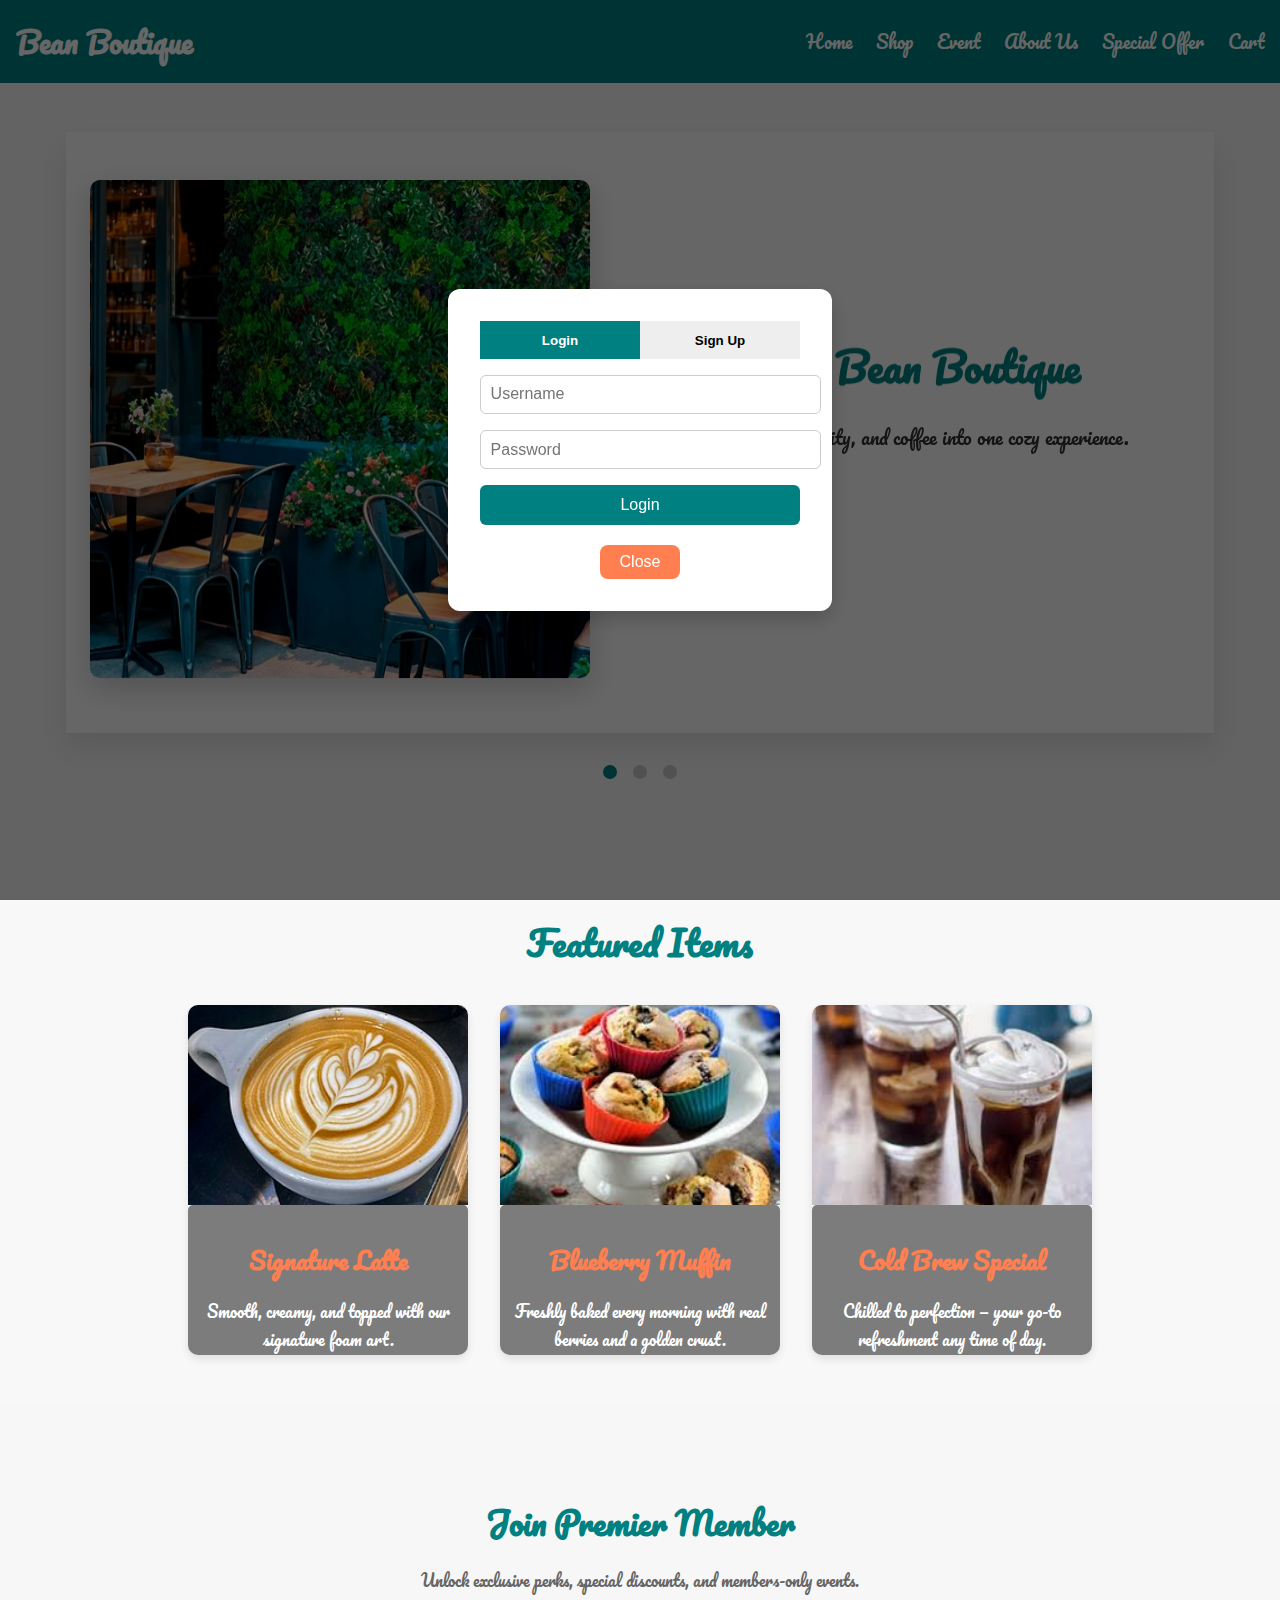
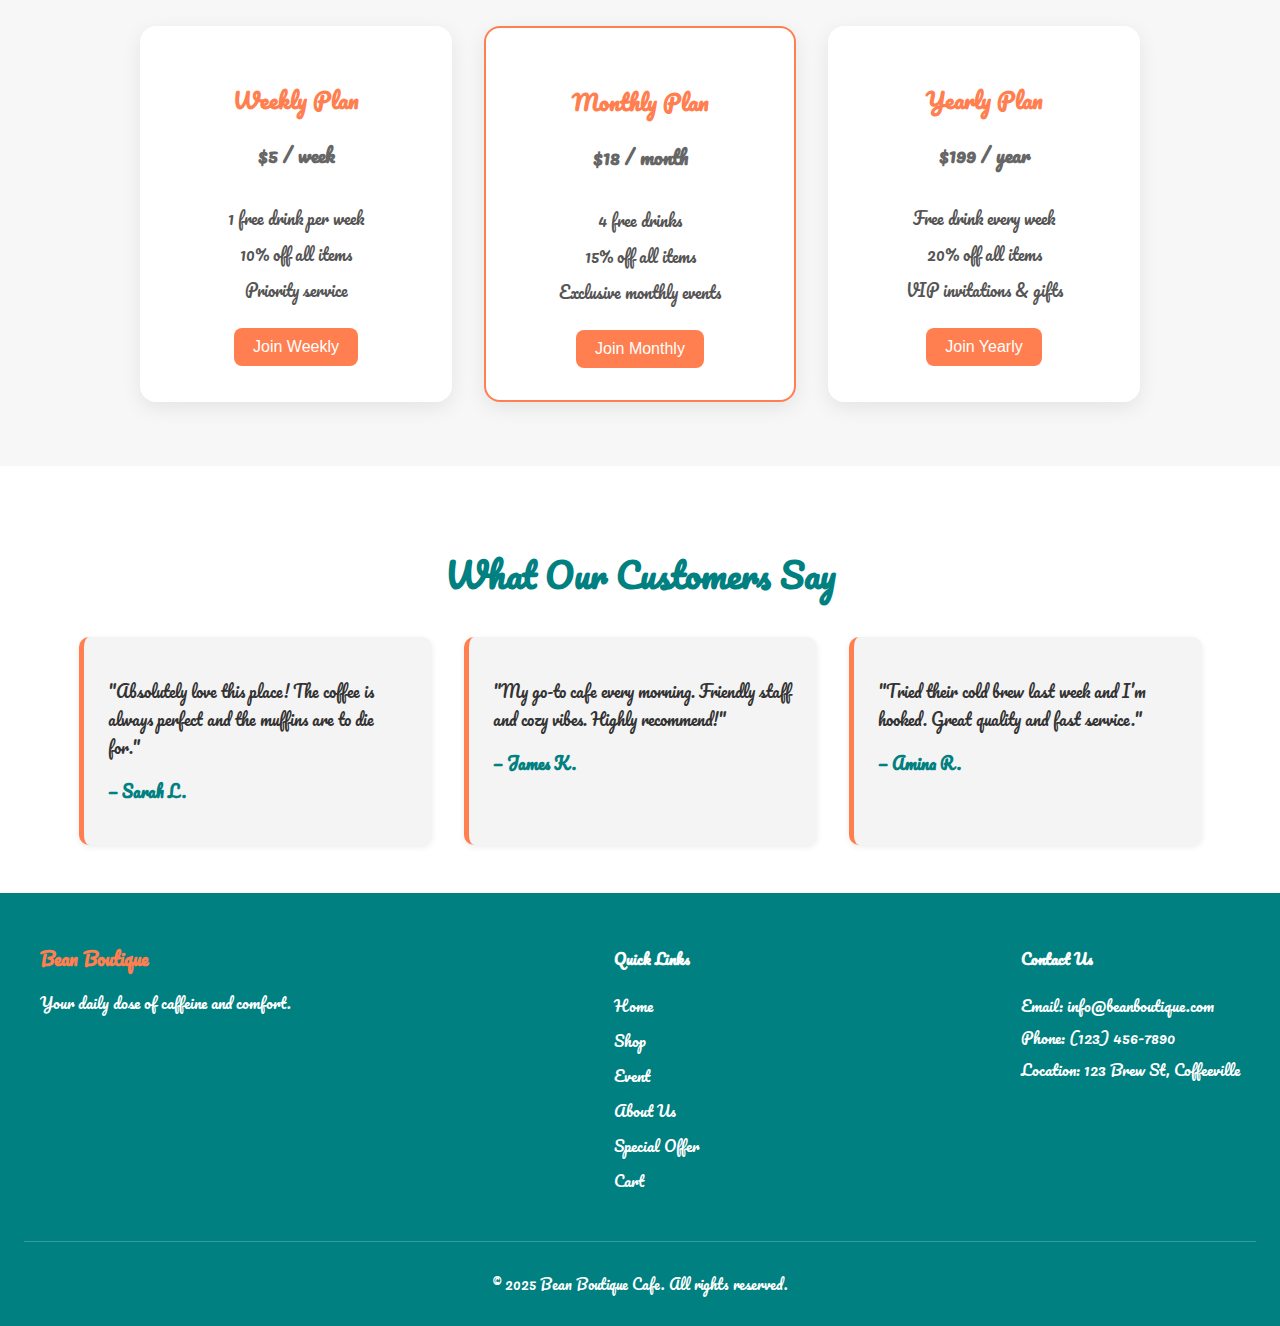
<file: index.html>
<!DOCTYPE html>
<html lang="en">
<head>
  <meta charset="UTF-8">
  <meta name="viewport" content="width=device-width, initial-scale=1.0">
  <title>Bean Boutique Cafe</title>
  <link rel="stylesheet" href="https://cdnjs.cloudflare.com/ajax/libs/font-awesome/6.5.0/css/all.min.css" integrity="sha512-yG7Z7YXG+dW0c3aFZP/Nh8zFbHPw/4Gpab3H0k1smDp92V0gAvFnkl4Ay62TezqkQZcXrr/XsT42Id6uGlmv+w==" crossorigin="anonymous" referrerpolicy="no-referrer" />
  <link rel="stylesheet" href="./Css/index.css">
  <link href="https://fonts.googleapis.com/css2?family=Pacifico&display=swap" rel="stylesheet">
  
</head>
<body>

<nav>
  <div class="logo">Bean Boutique</div>
  <button class="menu-btn" onclick="toggleMenu()">☰</button>
  <div class="nav-links">
    <a href="index.html">Home</a>
    <a href="shop.html">Shop</a>
    <a href="event.html">Event</a>
    <a href="about.html">About Us</a>
    <a href="offer.html">Special Offer</a>
    <a href="cart.html">Cart</a>
  </div>
</nav>

<!-- Mobile menu -->
<div class="mobile-menu" id="mobileMenu">
  <a href="index.html">Home</a>
  <a href="shop.html">Shop</a>
  <a href="event.html">Event</a>
  <a href="about.html">About Us</a>
  <a href="offer.html">Special Offer</a>
  <a href="cart.html">Cart</a>
</div>

<!-- Modal -->
<div class="auth-container" id="authContainer">
  <div class="auth-box">
    <!-- Tabs -->
    <div class="tab-buttons">
      <button id="loginTab" class="active" onclick="switchTab('login')">Login</button>
      <button id="signupTab" onclick="switchTab('signup')">Sign Up</button>
    </div>

    <!-- Login Form -->
    <form class="auth-form active" id="loginForm">
      <input type="text" placeholder="Username" required />
      <input type="password" placeholder="Password" required />
      <button class="submit-btn" type="submit">Login</button>
    </form>

    <!-- Sign Up Form -->
    <form class="auth-form" id="signupForm">
      <input type="text" placeholder="Full Name" required />
      <input type="email" placeholder="Email" required />
      <input type="text" placeholder="Username" required />
      <input type="password" placeholder="Password" required />
      <button class="submit-btn" type="submit">Sign Up</button>
    </form>

    <!-- Close Button -->
    <button class="close-btn" onclick="closeModal()">Close</button>
  </div>
</div>


<section class="welcome-slider">
  <div class="slider-wrapper">
    <div class="slide">
      <div class="welcome-container">
        <div class="welcome-image">
          <img src="./image/homephoto.webp" alt="Cafe View" />
        </div>
        <div class="welcome-text">
          <h1>Welcome to Bean Boutique</h1>
          <p>We blend comfort, creativity, and coffee into one cozy experience.</p>
          <a href="shop.html" class="shop-btn">Explore Our Shop</a>
        </div>
      </div>
    </div>
    <div class="slide">
      <div class="welcome-container">
        <div class="welcome-image">
          <img src="./image/homephoto2.jpg" alt="Barista Art" />
        </div>
        <div class="welcome-text">
          <h1>Art in Every Cup</h1>
          <p>Enjoy handcrafted coffee by our expert baristas with a personal touch.</p>
          <a href="shop.html" class="shop-btn">Shop Barista Picks</a>
        </div>
      </div>
    </div>
    <div class="slide">
      <div class="welcome-container">
        <div class="welcome-image">
          <img src="./image/homephoto3.jpg" alt="Cafe Ambience" />
        </div>
        <div class="welcome-text">
          <h1>Your Favorite Hangout</h1>
          <p>Join our community, grab your favorite drink, and stay a while.</p>
          <a href="shop.html" class="shop-btn">Visit Today</a>
        </div>
      </div>
    </div>
  </div>
  <!-- Dots -->
  <div class="slider-dots">
    <span class="dot active-dot" onclick="goToSlide(0)"></span>
    <span class="dot" onclick="goToSlide(1)"></span>
    <span class="dot" onclick="goToSlide(2)"></span>
  </div>
</section>
<!-- Featured Section -->
<section class="featured">
  <h2>Featured Items</h2>
  <div class="featured-items">
    <div class="item-card">
      <img src="./image/Signature Latte.jpg" alt="Signature Latte" class="item-image">
      <div class="item-info">
        <h3>Signature Latte</h3>
        <p>Smooth, creamy, and topped with our signature foam art.</p>
      </div>
    </div>
    <div class="item-card">
      <img src="./image/Blueberry Muffin.jpg" alt="Blueberry Muffin" class="item-image">
      <div class="item-info">
        <h3>Blueberry Muffin</h3>
        <p>Freshly baked every morning with real berries and a golden crust.</p>
      </div>
    </div>
    <div class="item-card">
      <img src="./image/Cold Brew Special.jpg" alt="Cold Brew Special" class="item-image">
      <div class="item-info">
        <h3>Cold Brew Special</h3>
        <p>Chilled to perfection — your go-to refreshment any time of day.</p>
      </div>
    </div>
  </div>
</section>
<section class="membership-section">
  <h2>Join Premier Member</h2>
  <p>Unlock exclusive perks, special discounts, and members-only events.</p>

  <div class="membership-plans">
    <div class="plan-card">
      <h3>Weekly Plan</h3>
      <p class="price">$5 / week</p>
      <ul>
        <li>1 free drink per week</li>
        <li>10% off all items</li>
        <li>Priority service</li>
      </ul>
      <button>Join Weekly</button>
    </div>

    <div class="plan-card popular">
      <h3>Monthly Plan</h3>
      <p class="price">$18 / month</p>
      <ul>
        <li>4 free drinks</li>
        <li>15% off all items</li>
        <li>Exclusive monthly events</li>
      </ul>
      <button>Join Monthly</button>
    </div>

    <div class="plan-card">
      <h3>Yearly Plan</h3>
      <p class="price">$199 / year</p>
      <ul>
        <li>Free drink every week</li>
        <li>20% off all items</li>
        <li>VIP invitations & gifts</li>
      </ul>
      <button>Join Yearly</button>
    </div>
  </div>
</section>

<!-- Customer Reviews Section -->
<section class="reviews">
  <h2>What Our Customers Say</h2>
  <div class="review-cards">
    <div class="review-card">
      <p class="review-text">"Absolutely love this place! The coffee is always perfect and the muffins are to die for."</p>
      <p class="review-author">— Sarah L.</p>
    </div>
    <div class="review-card">
      <p class="review-text">"My go-to cafe every morning. Friendly staff and cozy vibes. Highly recommend!"</p>
      <p class="review-author">— James K.</p>
    </div>
    <div class="review-card">
      <p class="review-text">"Tried their cold brew last week and I’m hooked. Great quality and fast service."</p>
      <p class="review-author">— Amina R.</p>
    </div>
  </div>
</section>

<!-- Footer Section -->
<footer class="footer">
  <div class="footer-content">
    <div class="footer-logo">
      <h3>Bean Boutique</h3>
      <p>Your daily dose of caffeine and comfort.</p>
    </div>
    <div class="footer-links">
      <h4>Quick Links</h4>
      <ul>
        <li><a href="index.html">Home</a></li>
        <li><a href="shop.html">Shop</a></li>
        <li><a href="event.html">Event</a></li>
        <li><a href="about.html">About Us</a></li>
        <li><a href="offer.html">Special Offer</a></li>
        <li><a href="cart.html">Cart</a></li>
      </ul>
    </div>
   
    <div class="footer-contact">
      <h4>Contact Us</h4>
      <p>Email: info@beanboutique.com</p>
      <p>Phone: (123) 456-7890</p>
      <p>Location: 123 Brew St, Coffeeville</p>
    </div>
  </div>
  <div class="footer-bottom">
    <p>&copy; 2025 Bean Boutique Cafe. All rights reserved.</p>
  </div>
</footer>


<script src="./JS/index.js"></script>
</body>
</html>
</file>
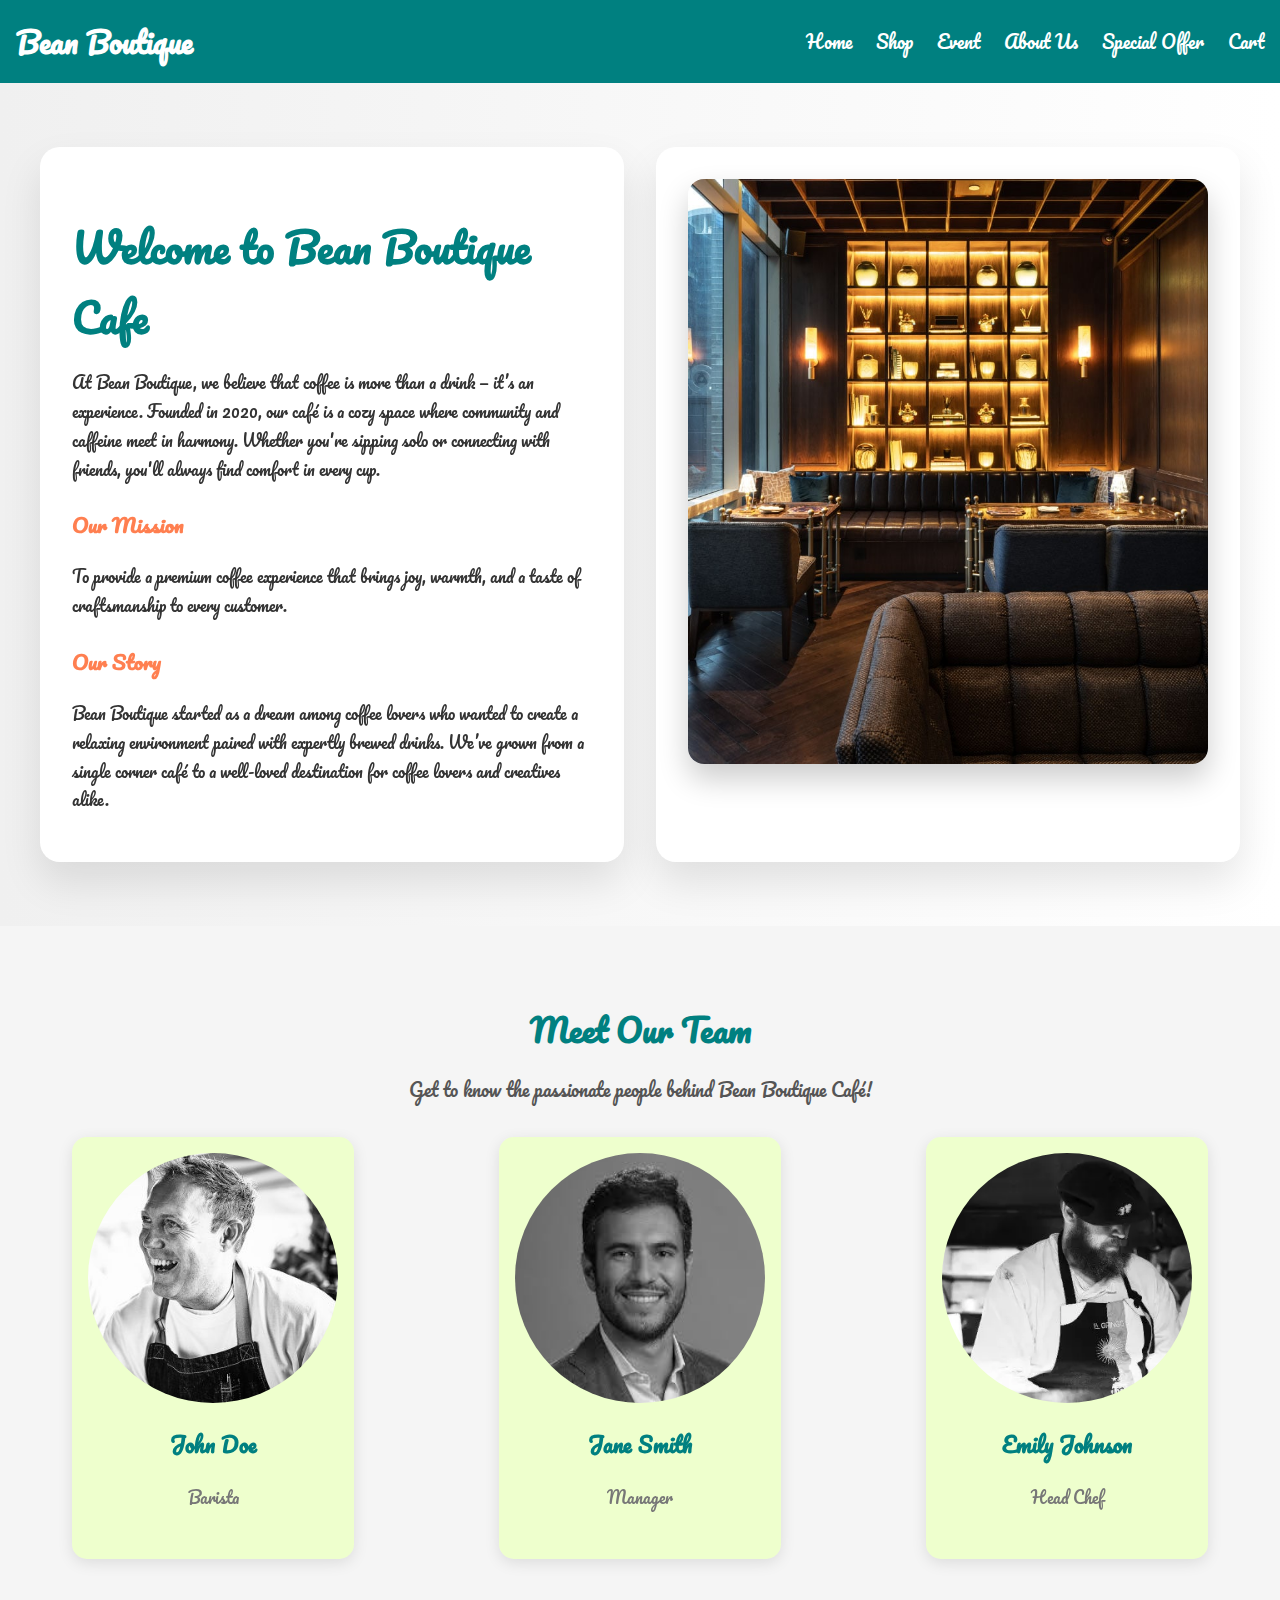
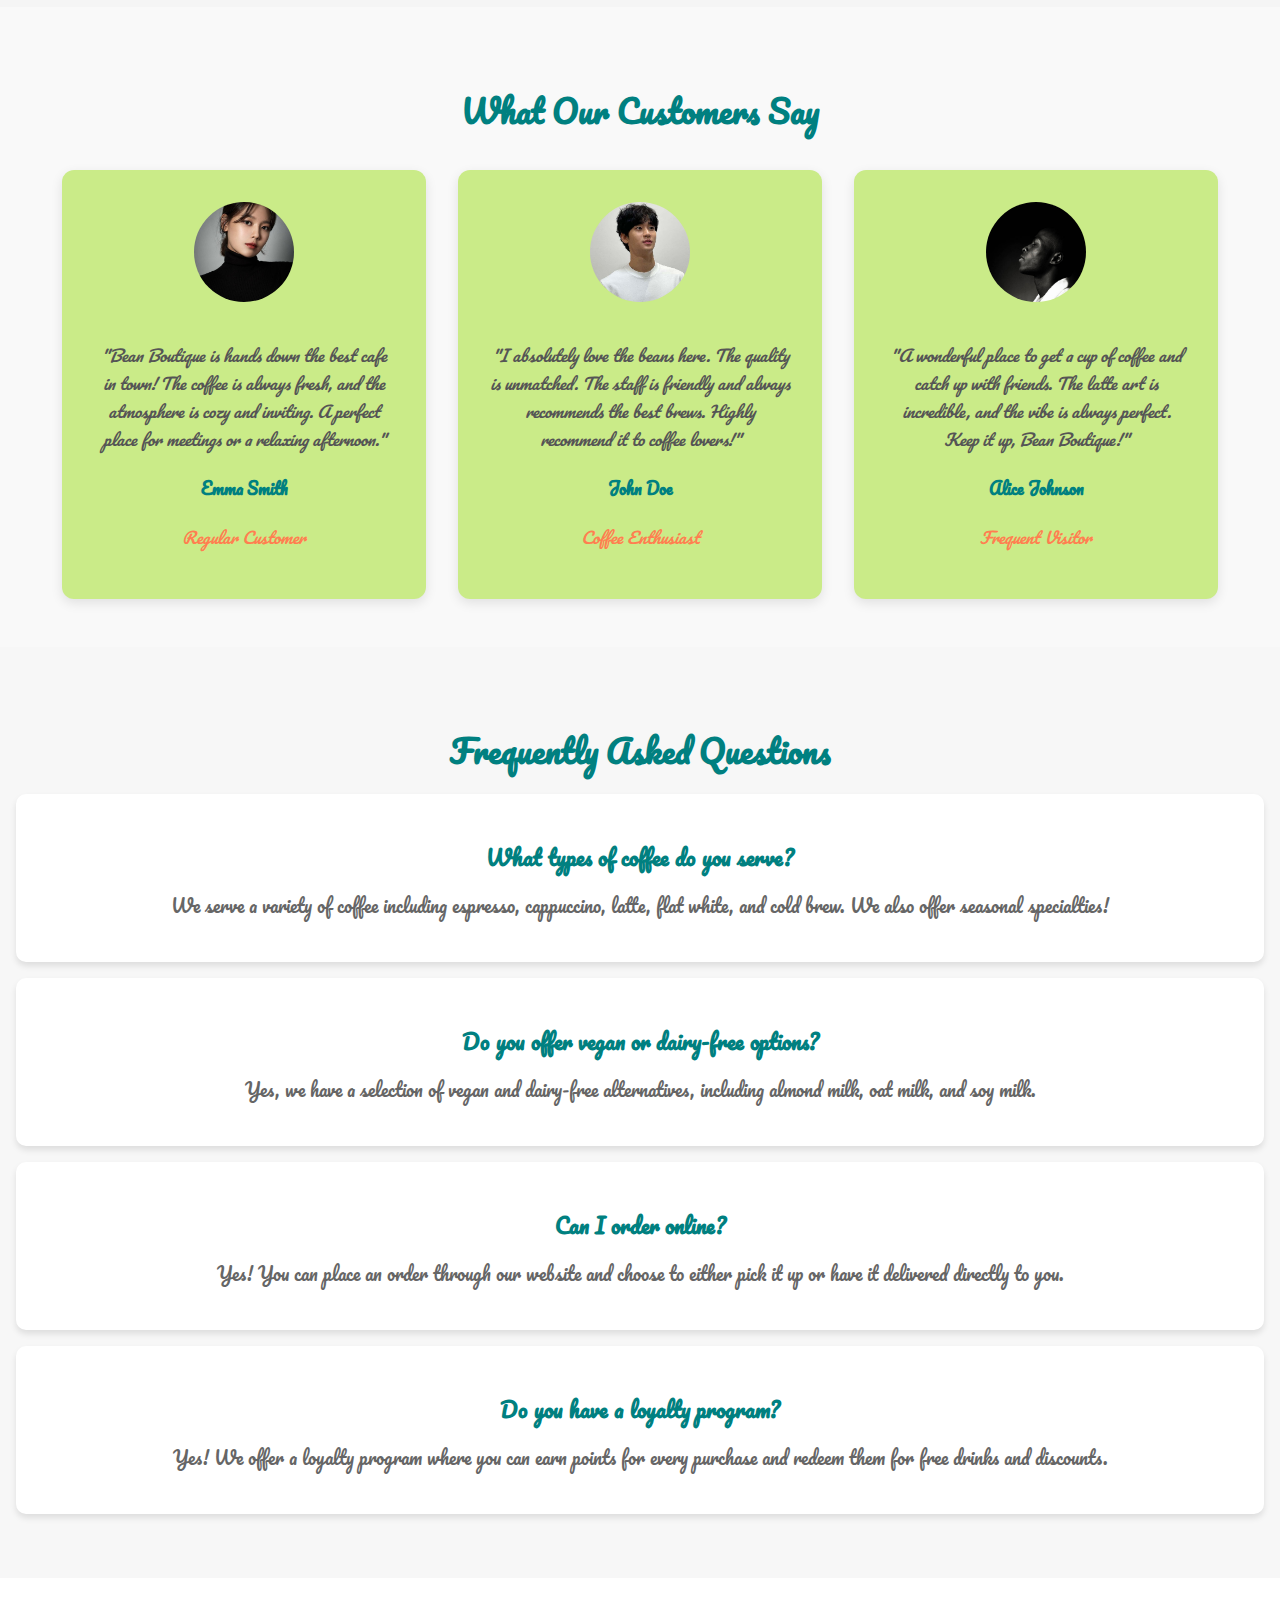
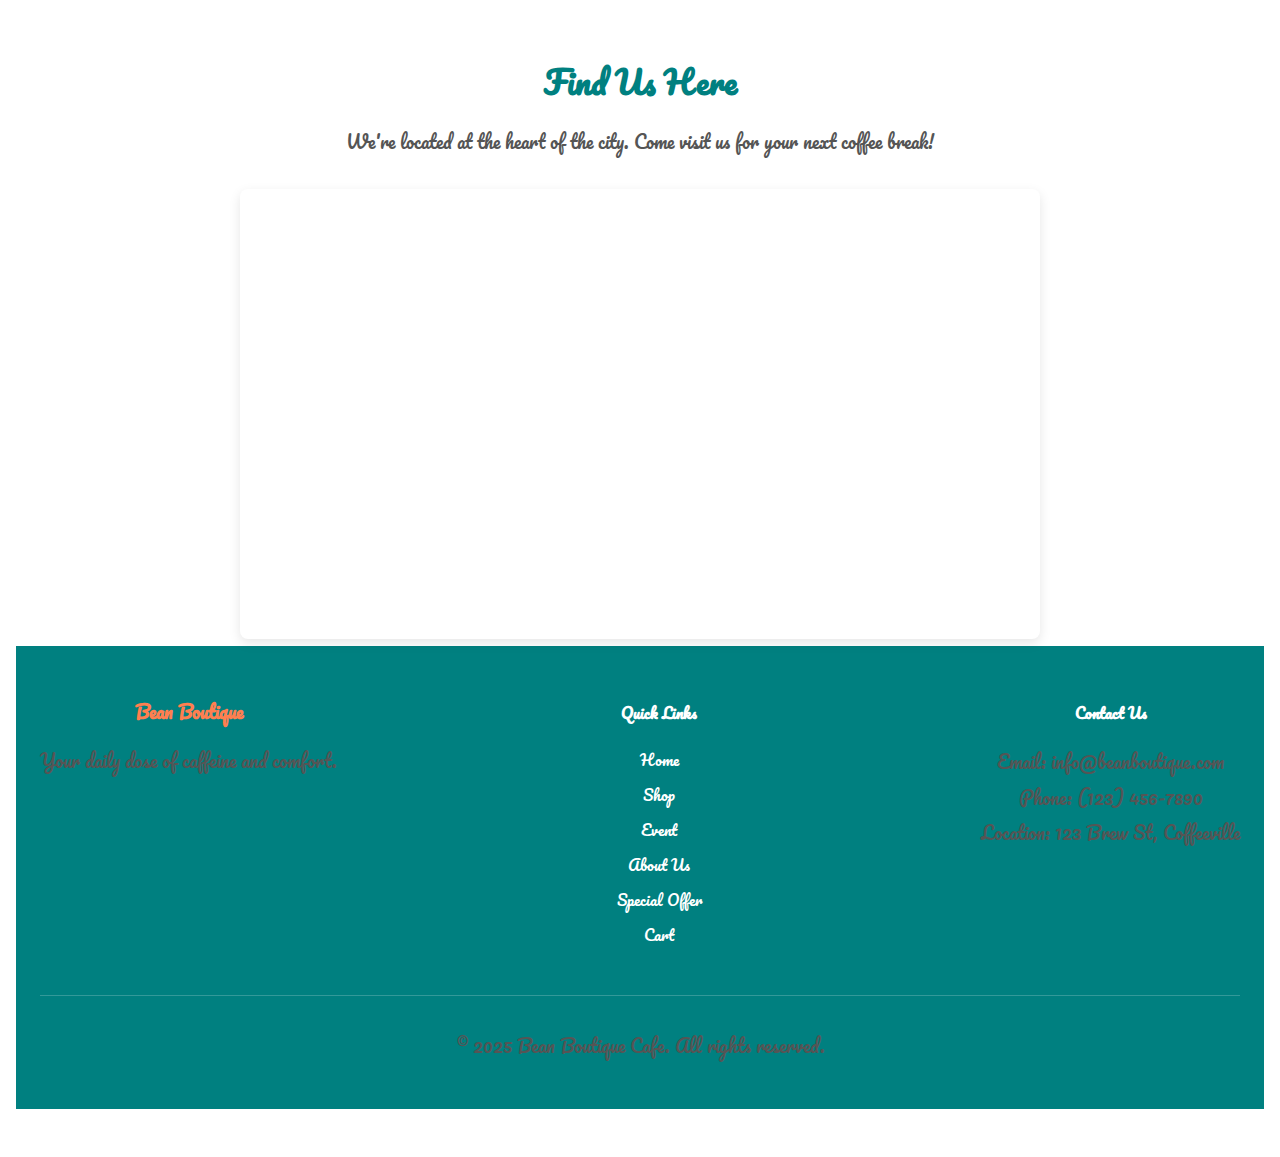
<file: about.html>
<!DOCTYPE html>
<html lang="en">
<head>
  <meta charset="UTF-8">
  <meta name="viewport" content="width=device-width, initial-scale=1.0">
  <title>Bean Boutique Cafe About Us</title>
  <link rel="stylesheet" href="./Css/about.css">
  <link href="https://fonts.googleapis.com/css2?family=Pacifico&display=swap" rel="stylesheet">
</head>
<body>

<nav>
  <div class="logo">Bean Boutique</div>
  <button class="menu-btn" onclick="toggleMenu()">☰</button>
  <div class="nav-links">
    <a href="index.html">Home</a>
    <a href="shop.html">Shop</a>
    <a href="event.html">Event</a>
    <a href="about.html">About Us</a>
    <a href="offer.html">Special Offer</a>
    <a href="cart.html">Cart</a>
  </div>
</nav>

<!-- Mobile menu -->
<div class="mobile-menu" id="mobileMenu">
  <a href="index.html">Home</a>
  <a href="shop.html">Shop</a>
  <a href="event.html">Event</a>
  <a href="about.html">About Us</a>
  <a href="offer.html">Special Offer</a>
  <a href="cart.html">Cart</a>
</div>
 <!-- About Section -->
 <section class="about-section">
  <div class="about-container">
    <div class="about-text">
      <h2>Welcome to Bean Boutique Cafe</h2>
      <p>At Bean Boutique, we believe that coffee is more than a drink — it’s an experience. Founded in 2020, our café is a cozy space where community and caffeine meet in harmony. Whether you're sipping solo or connecting with friends, you'll always find comfort in every cup.</p>

      <h3>Our Mission</h3>
      <p>To provide a premium coffee experience that brings joy, warmth, and a taste of craftsmanship to every customer.</p>

      <h3>Our Story</h3>
      <p>Bean Boutique started as a dream among coffee lovers who wanted to create a relaxing environment paired with expertly brewed drinks. We’ve grown from a single corner café to a well-loved destination for coffee lovers and creatives alike.</p>
    </div>
    <div class="about-image">
      <img src="./image/About Photo.jpg" alt="Cafe interior with coffee cups" />
    </div>
  </div>
</section>
<!-- Meet Our Team Section -->
<section class="meet-our-team">
  <h2>Meet Our Team</h2>
  <p>Get to know the passionate people behind Bean Boutique Café!</p>
  <div class="team-container">
    <div class="team-member">
      <img src="./image/Barista profile.jpg" alt="Team Member 1">
      <h3>John Doe</h3>
      <p>Barista</p>
    </div>
    <div class="team-member">
      <img src="./image/Manager profile.jpg" alt="Team Member 2">
      <h3>Jane Smith</h3>
      <p>Manager</p>
    </div>
    <div class="team-member">
      <img src="./image/Head Chef.webp" alt="Team Member 3">
      <h3>Emily Johnson</h3>
      <p>Head Chef</p>
    </div>
  </div>
</section>
</section>
<!-- Testimonials Section -->
<section class="testimonials-section">
  <h2>What Our Customers Say</h2>
  <div class="testimonials-container">
    <div class="testimonial">
      <img src="./image/Regular Customer.jpg" alt="Customer 1">
      <p>"Bean Boutique is hands down the best cafe in town! The coffee is always fresh, and the atmosphere is cozy and inviting. A perfect place for meetings or a relaxing afternoon."</p>
      <h4>Emma Smith</h4>
      <p>Regular Customer</p>
    </div>
    <div class="testimonial">
      <img src="./image/Coffee Enthusiast.jpg" alt="Customer 2">
      <p>"I absolutely love the beans here. The quality is unmatched. The staff is friendly and always recommends the best brews. Highly recommend it to coffee lovers!"</p>
      <h4>John Doe</h4>
      <p>Coffee Enthusiast</p>
    </div>
    <div class="testimonial">
      <img src="./image/Frequent Visitor.jpg" alt="Customer 3">
      <p>"A wonderful place to get a cup of coffee and catch up with friends. The latte art is incredible, and the vibe is always perfect. Keep it up, Bean Boutique!"</p>
      <h4>Alice Johnson</h4>
      <p>Frequent Visitor</p>
    </div>
  </div>
</section>
  <!-- FAQ Section -->
  <section class="faq">
    <h2>Frequently Asked Questions</h2>
    <div class="faq-item">
      <h3>What types of coffee do you serve?</h3>
      <p>We serve a variety of coffee including espresso, cappuccino, latte, flat white, and cold brew. We also offer seasonal specialties!</p>
    </div>
    
    <div class="faq-item">
      <h3>Do you offer vegan or dairy-free options?</h3>
      <p>Yes, we have a selection of vegan and dairy-free alternatives, including almond milk, oat milk, and soy milk.</p>
    </div>
  
    <div class="faq-item">
      <h3>Can I order online?</h3>
      <p>Yes! You can place an order through our website and choose to either pick it up or have it delivered directly to you.</p>
    </div>
  
    <div class="faq-item">
      <h3>Do you have a loyalty program?</h3>
      <p>Yes! We offer a loyalty program where you can earn points for every purchase and redeem them for free drinks and discounts.</p>
    </div>
  </section>
<section class="location-section">
  <h2>Find Us Here</h2>
  <p>We're located at the heart of the city. Come visit us for your next coffee break!</p>

  <!-- Static Google Map Embed -->
  <div class="map-container">
    <iframe src="https://maps.google.com/maps?q=Bean+Boutique+Café,Your+City&z=15&output=embed" 
      width="600" height="450" frameborder="0" style="border:0;" allowfullscreen="" aria-hidden="false" tabindex="0"></iframe>
  </div>


<!-- Footer Section -->
<footer class="footer">
  <div class="footer-content">
    <div class="footer-logo">
      <h3>Bean Boutique</h3>
      <p>Your daily dose of caffeine and comfort.</p>
    </div>
    <div class="footer-links">
      <h4>Quick Links</h4>
      <ul>
        <li><a href="index.html">Home</a></li>
        <li><a href="shop.html">Shop</a></li>
        <li><a href="event.html">Event</a></li>
        <li><a href="about.html">About Us</a></li>
        <li><a href="offer.html">Special Offer</a></li>
        <li><a href="cart.html">Cart</a></li>
      </ul>
    </div>
   
    <div class="footer-contact">
      <h4>Contact Us</h4>
      <p>Email: info@beanboutique.com</p>
      <p>Phone: (123) 456-7890</p>
      <p>Location: 123 Brew St, Coffeeville</p>
    </div>
  </div>
  <div class="footer-bottom">
    <p>&copy; 2025 Bean Boutique Cafe. All rights reserved.</p>
  </div>
</footer>

<script src="./JS/about.js"></script>
</body>
</html>
</file>
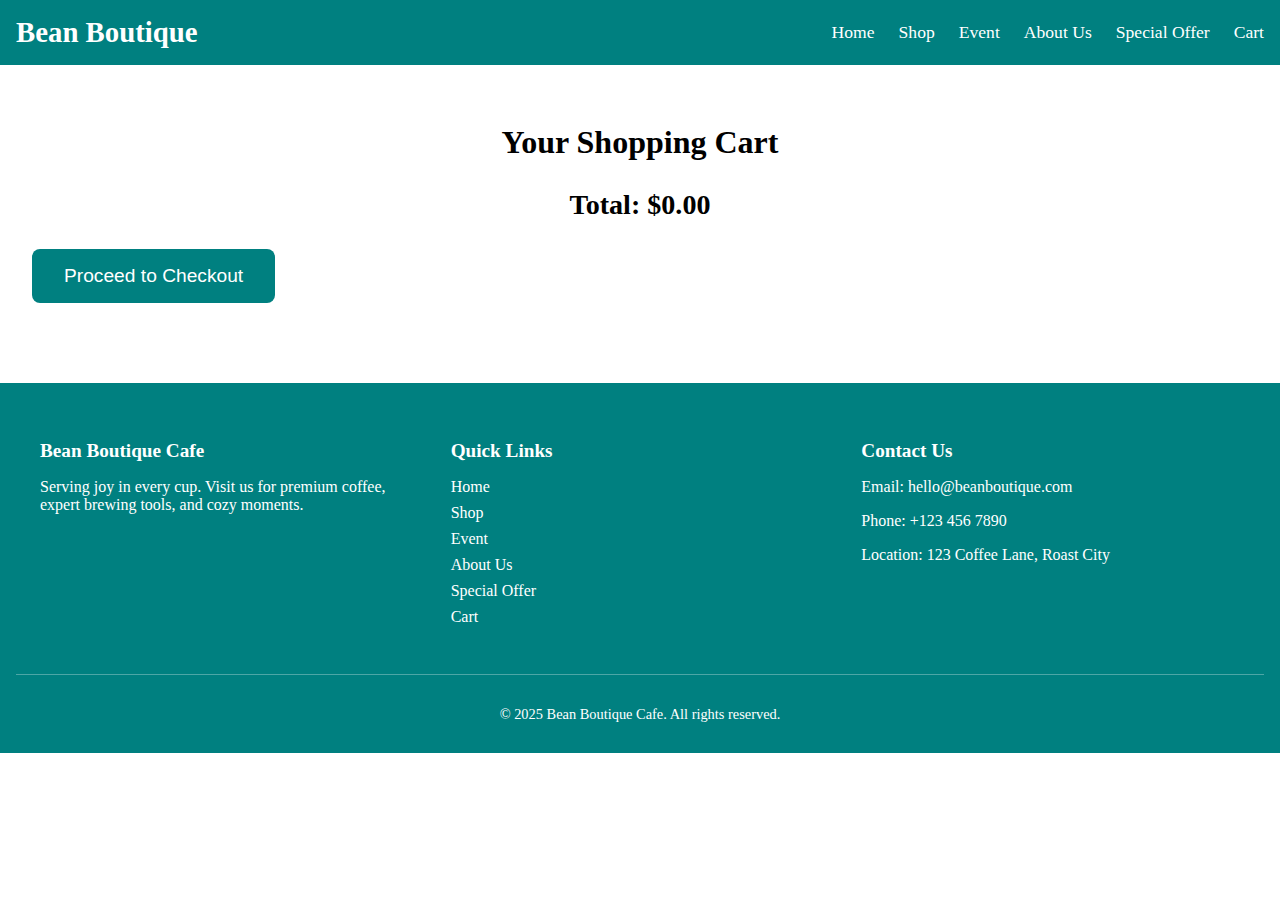
<file: cart.html>
<!DOCTYPE html>
<html lang="en">
<head>
  <meta charset="UTF-8">
  <meta name="viewport" content="width=device-width, initial-scale=1.0">
  <title>Bean Boutique Cafe - Cart</title>
  <link rel="stylesheet" href="./Css/shop_cart.css">
</head>
<body>

<nav>
  <div class="logo">Bean Boutique</div>
  <button class="menu-btn" onclick="toggleMenu()">☰</button>
  <div class="nav-links">
    <a href="index.html">Home</a>
    <a href="shop.html">Shop</a>
    <a href="event.html">Event</a>
    <a href="about.html">About Us</a>
    <a href="offer.html">Special Offer</a>
    <a href="cart.html">Cart</a>
  </div>
</nav>

<!-- Mobile menu -->
<div class="mobile-menu" id="mobileMenu">
  <a href="index.html">Home</a>
  <a href="shop.html">Shop</a>
  <a href="event.html">Event</a>
  <a href="about.html">About Us</a>
  <a href="offer.html">Special Offer</a>
  <a href="cart.html">Cart</a>
</div>

<main>
  <section class="cart-section">
      <h2>Your Shopping Cart</h2>
      
      <!-- Cart items will be displayed here -->
      <div id="cart-items-container">
          <!-- Dynamically populated via JavaScript -->
      </div>

      <!-- Cart Total -->
      <div id="cart-total">
          <h3>Total: $<span id="total-price">0.00</span></h3>
      </div>

      <!-- Checkout Button -->
      <div id="checkout-container">
          <button id="checkout-button" class="btn">Proceed to Checkout</button>
      </div>
  </section>
</main>

<footer>
  <div class="footer-container">
    <div class="footer-about">
      <h4>Bean Boutique Cafe</h4>
      <p>Serving joy in every cup. Visit us for premium coffee, expert brewing tools, and cozy moments.</p>
    </div>
    <div class="footer-links">
      <h4>Quick Links</h4>
      <ul>
        <li><a href="index.html">Home</a></li>
        <li><a href="shop.html">Shop</a></li>
        <li><a href="event.html">Event</a></li>
        <li><a href="about.html">About Us</a></li>
        <li><a href="offer.html">Special Offer</a></li>
        <li><a href="cart.html">Cart</a></li>
      </ul>
    </div>
    <div class="footer-contact">
      <h4>Contact Us</h4>
      <p>Email: hello@beanboutique.com</p>
      <p>Phone: +123 456 7890</p>
      <p>Location: 123 Coffee Lane, Roast City</p>
    </div>
  </div>
  <div class="footer-bottom">
    <p>&copy; 2025 Bean Boutique Cafe. All rights reserved.</p>
  </div>
</footer>

<script src="./JS/Shop_cart.js"></script>

</body>
</html>
</file>
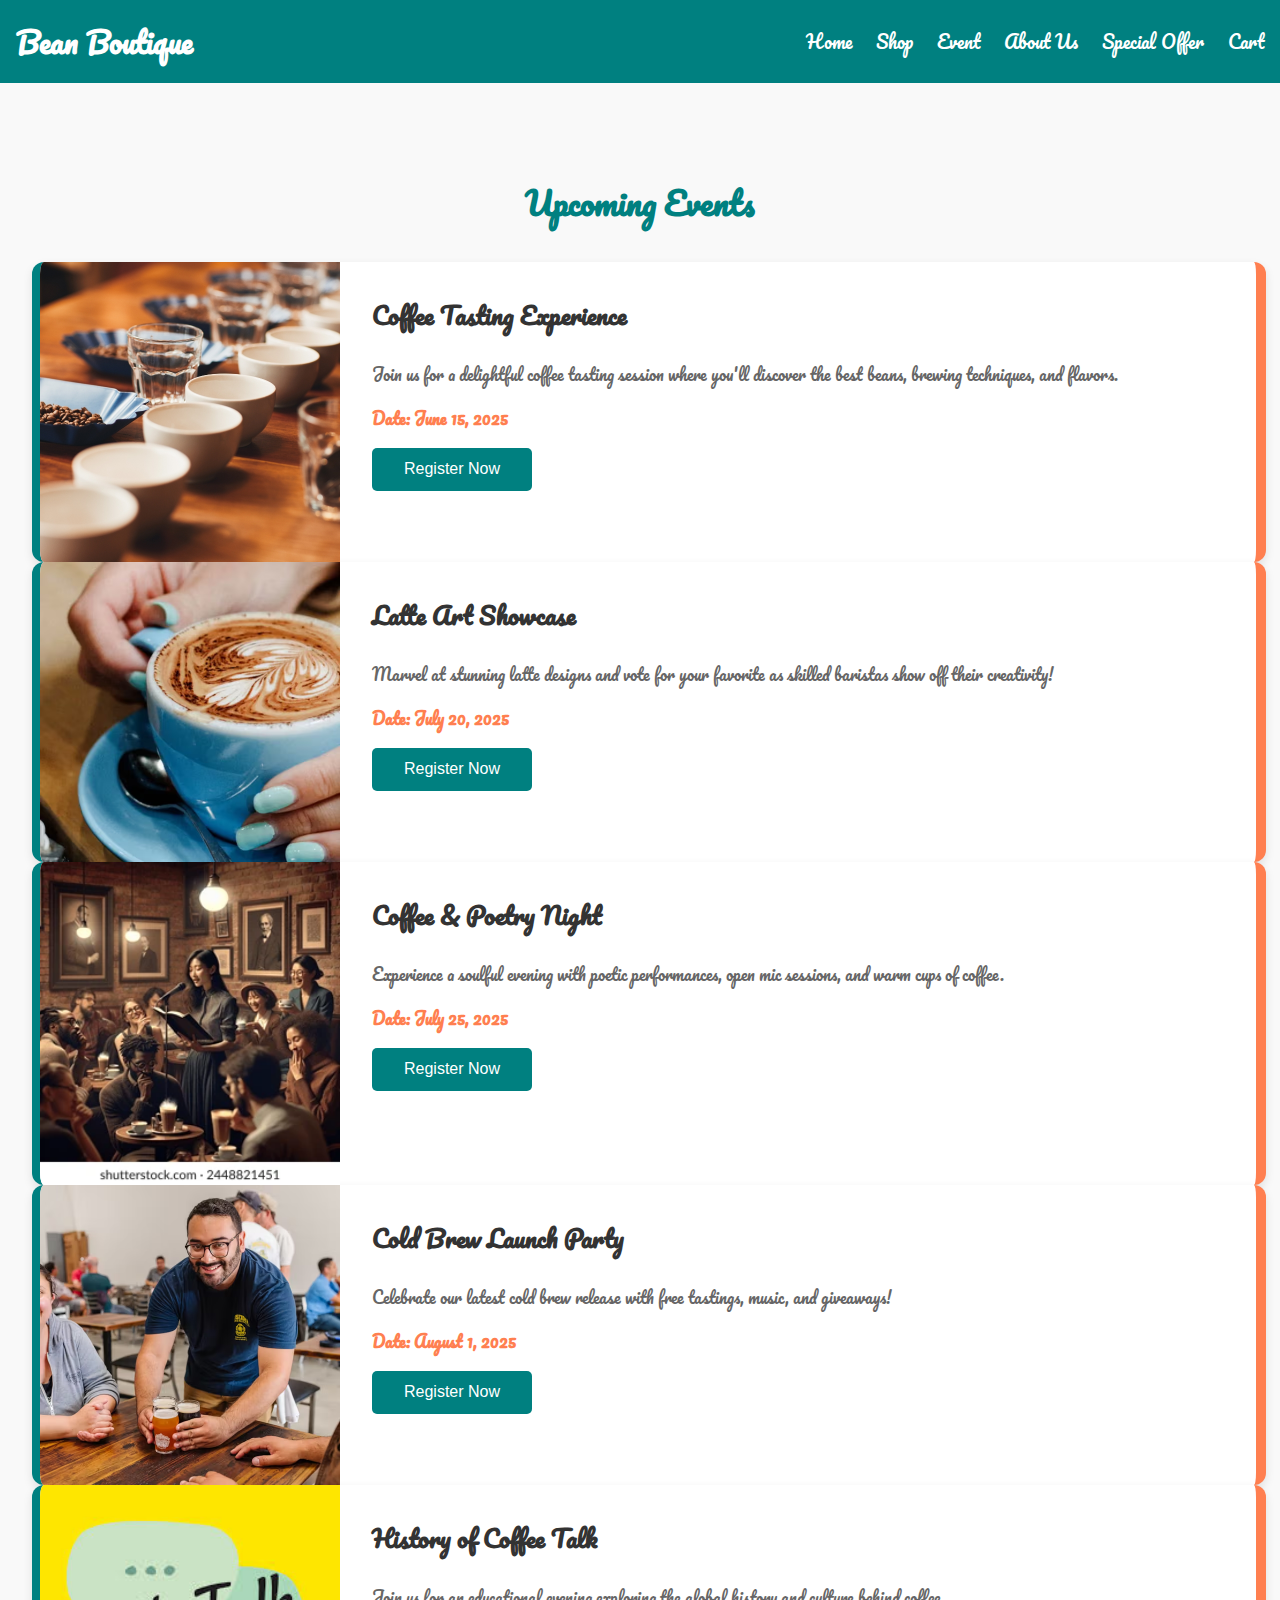
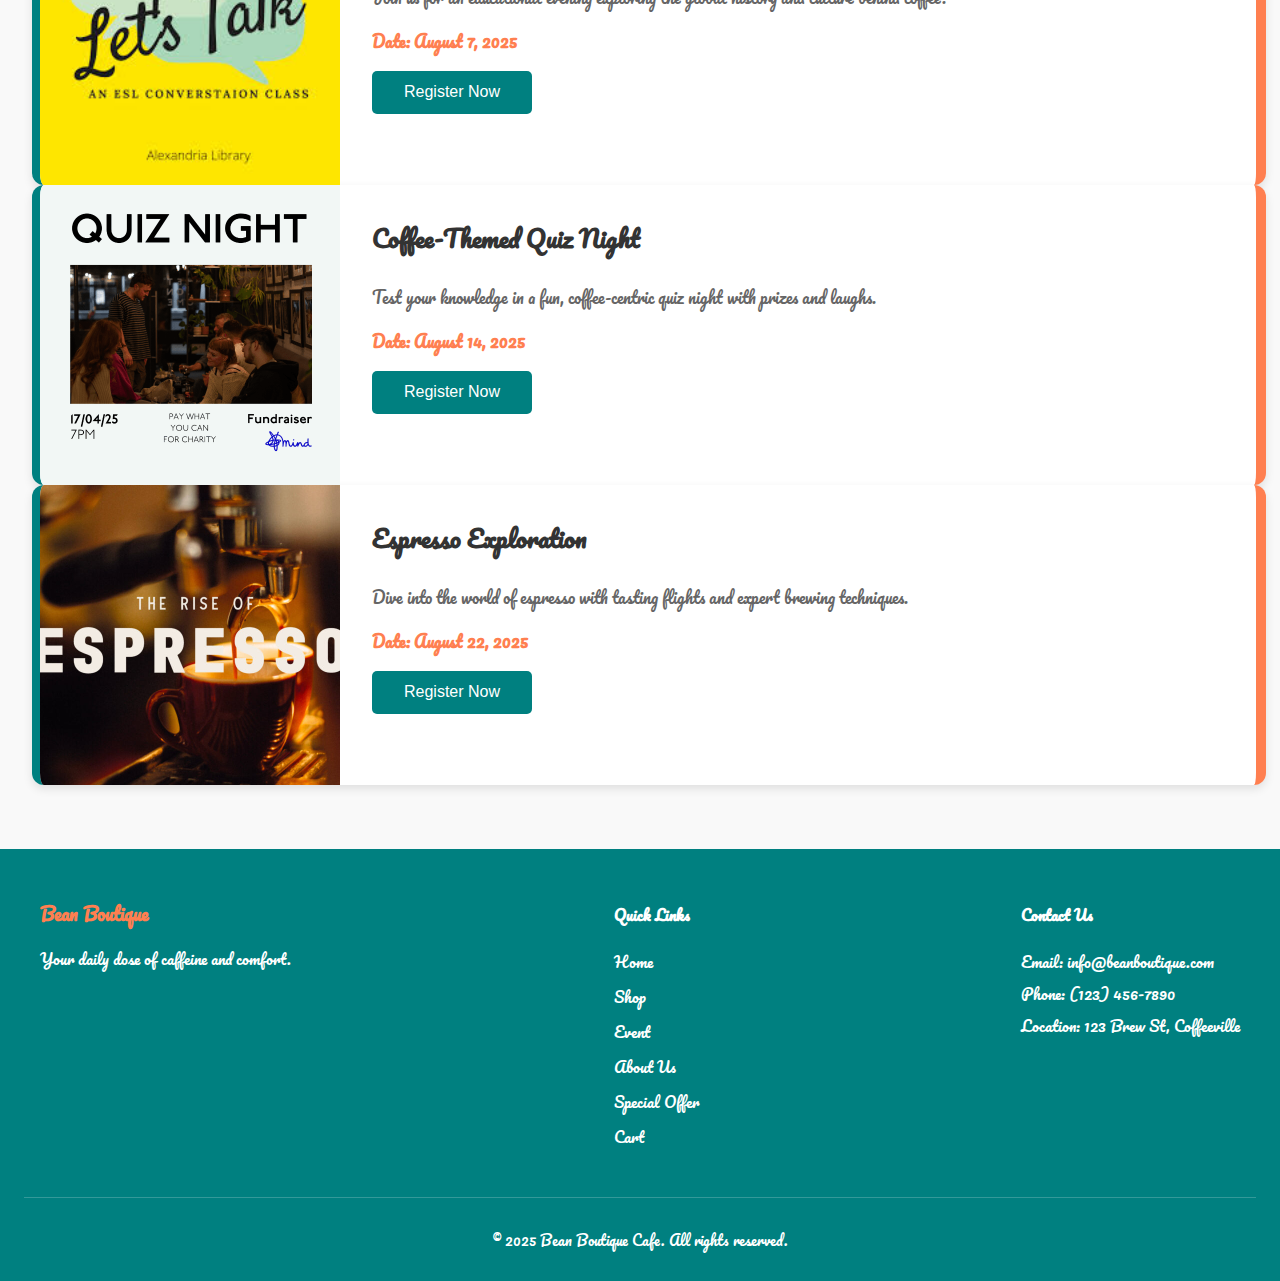
<file: event.html>
<!DOCTYPE html>
<html lang="en">
<head>
  <meta charset="UTF-8">
  <meta name="viewport" content="width=device-width, initial-scale=1.0">
  <title>Bean Boutique Cafe</title>
  <script src="https://www.google.com/recaptcha/api.js" async defer></script>
  <link rel="stylesheet" href="./Css/event.css">
  <link href="https://fonts.googleapis.com/css2?family=Pacifico&display=swap" rel="stylesheet">
</head>
<body>

<nav>
  <div class="logo">Bean Boutique</div>
  <button class="menu-btn" onclick="toggleMenu()">☰</button>
  <div class="nav-links">
    <a href="index.html">Home</a>
    <a href="shop.html">Shop</a>
    <a href="event.html">Event</a>
    <a href="about.html">About Us</a>
    <a href="offer.html">Special Offer</a>
    <a href="cart.html">Cart</a>
  </div>
</nav>

<!-- Mobile menu -->
<div class="mobile-menu" id="mobileMenu">
  <a href="index.html">Home</a>
  <a href="shop.html">Shop</a>
  <a href="event.html">Event</a>
  <a href="about.html">About Us</a>
  <a href="offer.html">Special Offer</a>
  <a href="cart.html">Cart</a>
</div>

  <!-- Modal Registration Form -->
  <div class="modal" id="registerModal">
    <div class="modal-content">
      <form id="registerForm">
        <input type="text" name="name" placeholder="Your Name" required>
        <input type="email" name="email" placeholder="Your Email" required>
        <div class="g-recaptcha" data-sitekey="YOUR_SITE_KEY_HERE"></div>
        <div class="modal-buttons">
          <button type="submit" class="submit-btn">Submit</button>
          <button type="button" class="cancel-btn">Cancel</button>
        </div>
      </form>
    </div>
  </div>

<section class="event-section">
    <h2>Upcoming Events</h2>
    <div class="event-card">
      <img src="./image/Coffee Tasting.jpg" alt="Coffee Tasting">
      <div class="event-card-content">
        <h3>Coffee Tasting Experience</h3>
        <p>Join us for a delightful coffee tasting session where you'll discover the best beans, brewing techniques, and flavors.</p>
        <p class="date">Date: June 15, 2025</p>
        <button class="register-btn">Register Now</button>
      </div>
    </div>
    <!-- Latte Art Showcase -->
  <div class="event-card">
    <img src="./image/Latte Art Showcase.avif" alt="Latte Art Showcase">
    <div class="event-card-content">
      <h3>Latte Art Showcase</h3>
      <p>Marvel at stunning latte designs and vote for your favorite as skilled baristas show off their creativity!</p>
      <p class="date">Date: July 20, 2025</p>
      <button class="register-btn">Register Now</button>
    </div>
  </div>

  <!-- Coffee & Poetry Night -->
  <div class="event-card">
    <img src="./image/Coffee and Poetry.webp" alt="Coffee and Poetry">
    <div class="event-card-content">
      <h3>Coffee & Poetry Night</h3>
      <p>Experience a soulful evening with poetic performances, open mic sessions, and warm cups of coffee.</p>
      <p class="date">Date: July 25, 2025</p>
      <button class="register-btn">Register Now</button>
    </div>
  </div>

  <!-- Cold Brew Launch Party -->
  <div class="event-card">
    <img src="./image/Cold Brew Launch.avif" alt="Cold Brew Launch">
    <div class="event-card-content">
      <h3>Cold Brew Launch Party</h3>
      <p>Celebrate our latest cold brew release with free tastings, music, and giveaways!</p>
      <p class="date">Date: August 1, 2025</p>
      <button class="register-btn">Register Now</button>
    </div>
  </div>

  <!-- Coffee History Talk -->
  <div class="event-card">
    <img src="./image/Coffee History Talk.jpg" alt="Coffee History Talk">
    <div class="event-card-content">
      <h3>History of Coffee Talk</h3>
      <p>Join us for an educational evening exploring the global history and culture behind coffee.</p>
      <p class="date">Date: August 7, 2025</p>
      <button class="register-btn">Register Now</button>
    </div>
  </div>

  <!-- Coffee-Themed Quiz Night -->
  <div class="event-card">
    <img src="image/Coffee Quiz Night.webp" alt="Coffee Quiz Night">
    <div class="event-card-content">
      <h3>Coffee-Themed Quiz Night</h3>
      <p>Test your knowledge in a fun, coffee-centric quiz night with prizes and laughs.</p>
      <p class="date">Date: August 14, 2025</p>
      <button class="register-btn">Register Now</button>
    </div>
  </div>

  <!-- Espresso Exploration Session -->
  <div class="event-card">
    <img src="./image/Espresso Exploration.jpg"Espresso Exploration">
    <div class="event-card-content">
      <h3>Espresso Exploration</h3>
      <p>Dive into the world of espresso with tasting flights and expert brewing techniques.</p>
      <p class="date">Date: August 22, 2025</p>
      <button class="register-btn">Register Now</button>
    </div>
  </div>

</section>

<!-- Footer Section -->
<footer class="footer">
  <div class="footer-content">
    <div class="footer-logo">
      <h3>Bean Boutique</h3>
      <p>Your daily dose of caffeine and comfort.</p>
    </div>
    <div class="footer-links">
      <h4>Quick Links</h4>
      <ul>
        <li><a href="index.html">Home</a></li>
        <li><a href="shop.html">Shop</a></li>
        <li><a href="event.html">Event</a></li>
        <li><a href="about.html">About Us</a></li>
        <li><a href="offer.html">Special Offer</a></li>
        <li><a href="cart.html">Cart</a></li>
      </ul>
    </div>
   
    <div class="footer-contact">
      <h4>Contact Us</h4>
      <p>Email: info@beanboutique.com</p>
      <p>Phone: (123) 456-7890</p>
      <p>Location: 123 Brew St, Coffeeville</p>
    </div>
  </div>
  <div class="footer-bottom">
    <p>&copy; 2025 Bean Boutique Cafe. All rights reserved.</p>
  </div>
</footer>

<script src="./JS/Shop_cart.js"></script>
</body>
</html>
</file>
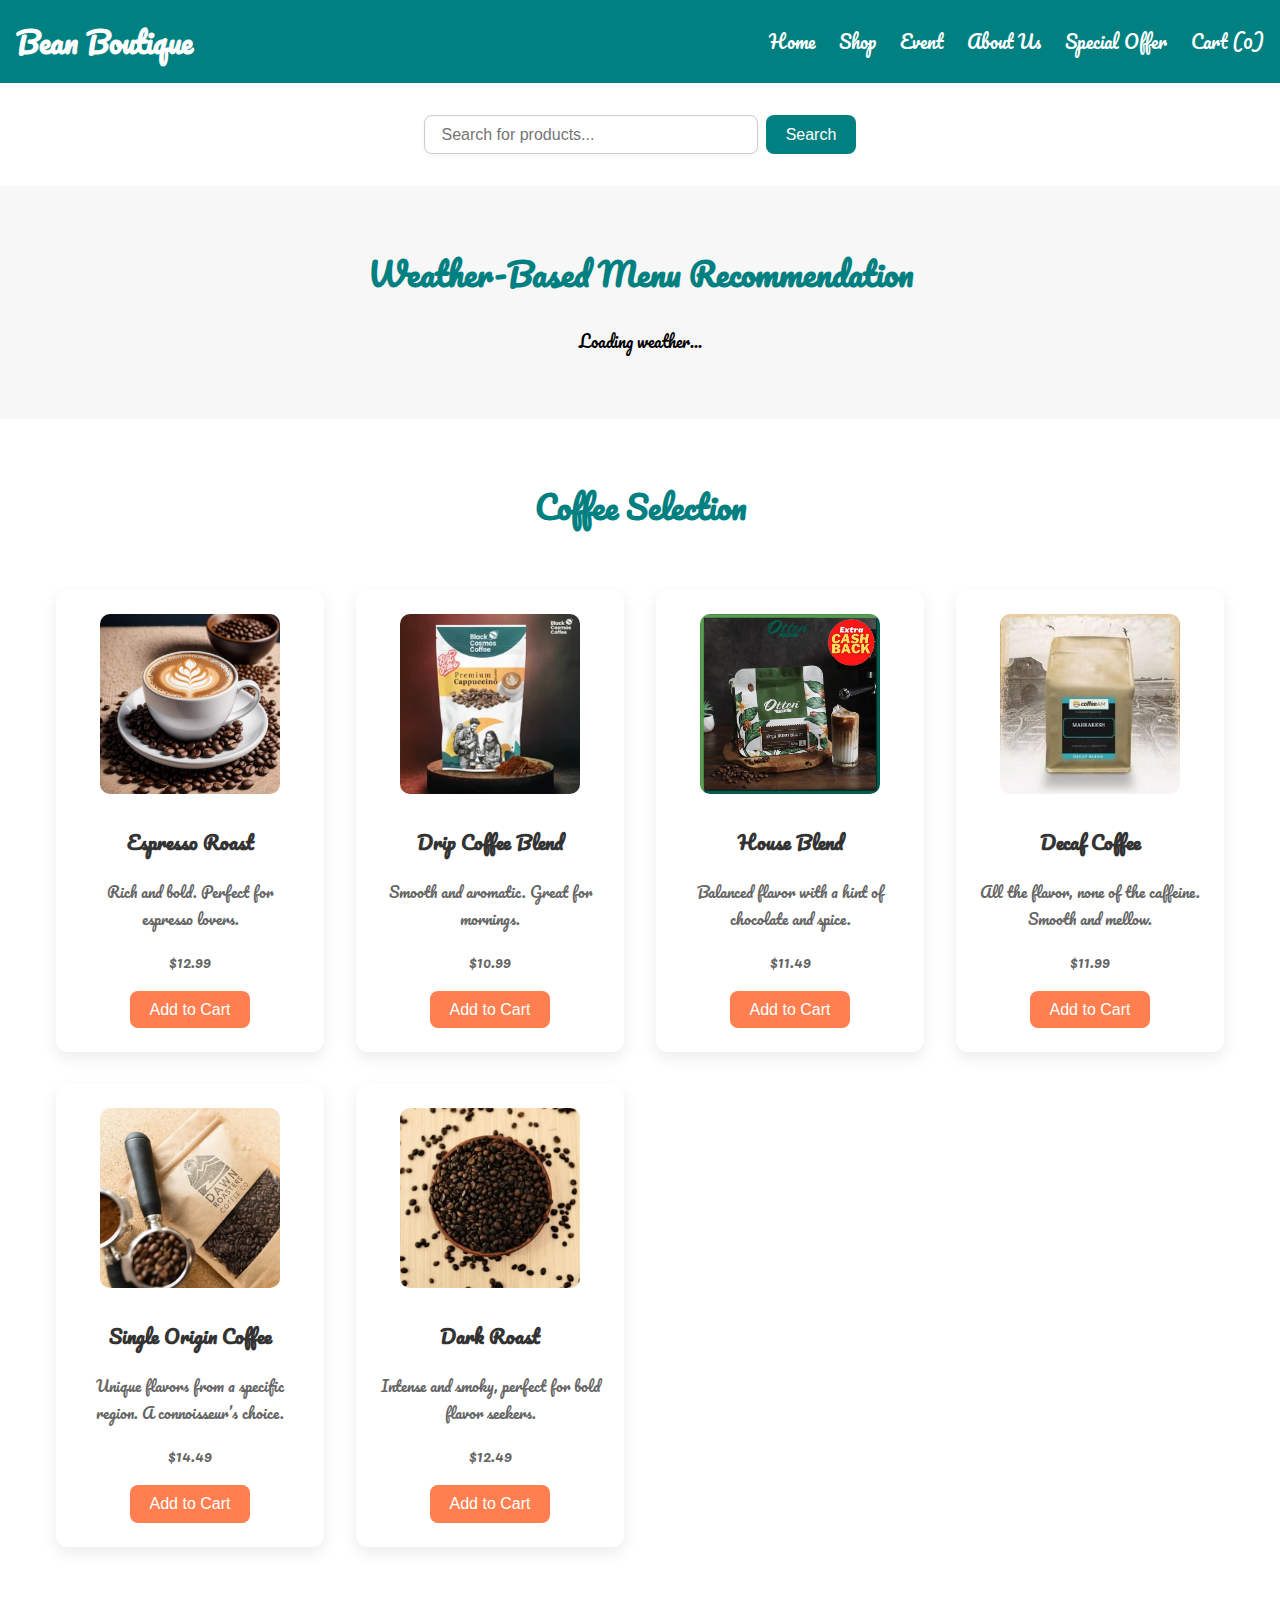
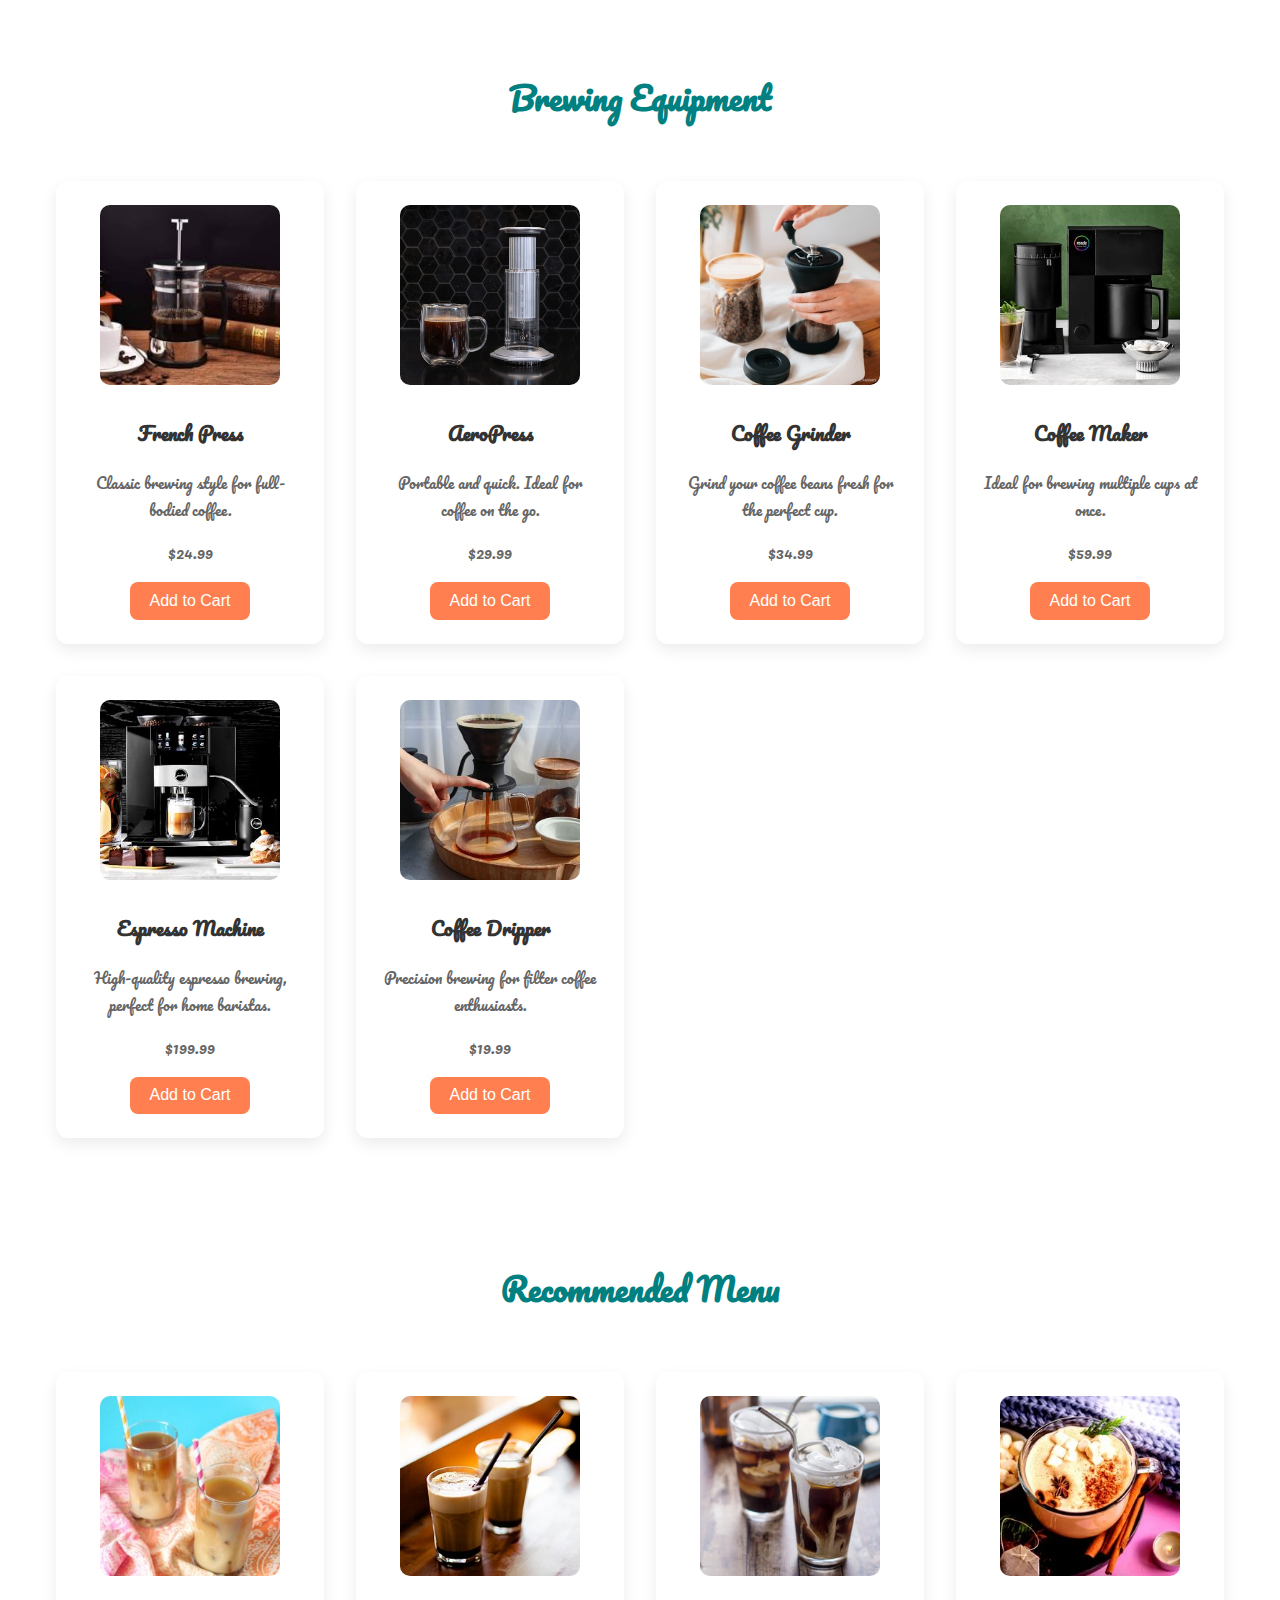
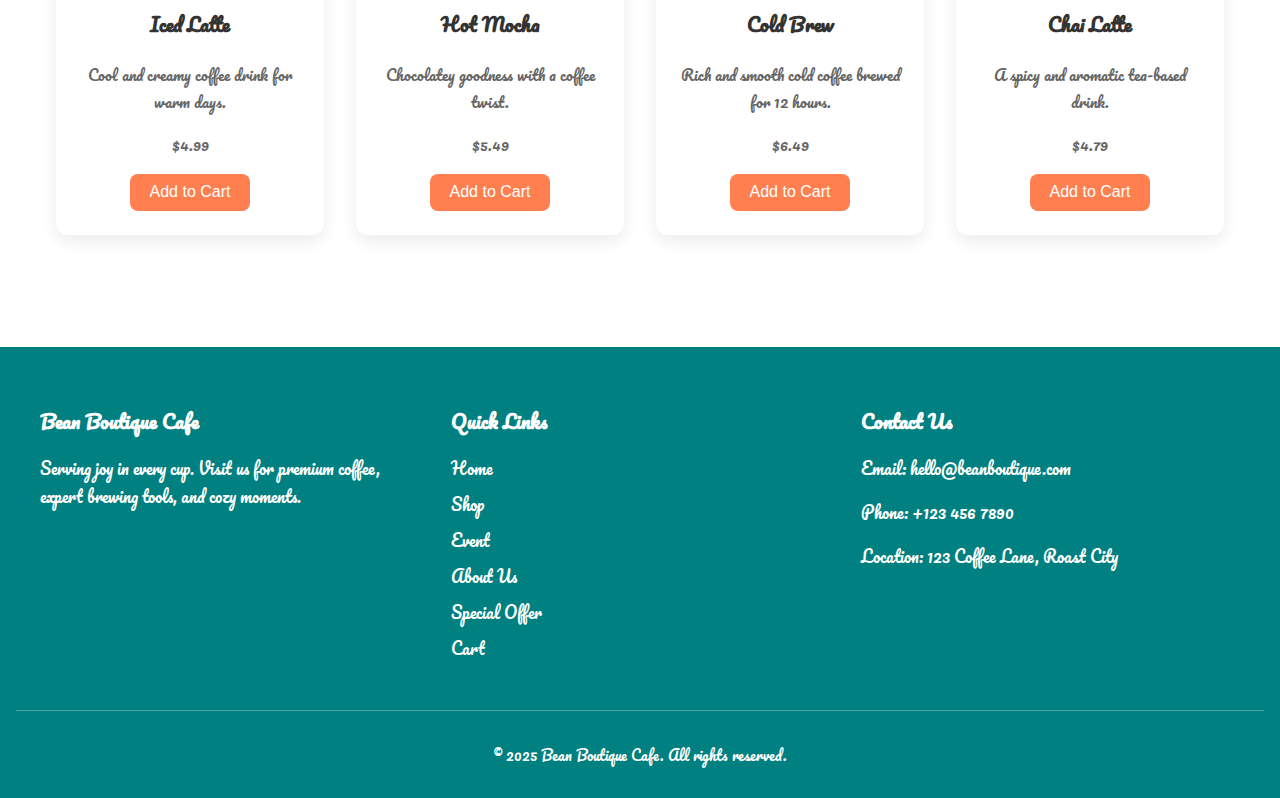
<file: shop.html>
<!DOCTYPE html>
  <html lang="en">
  <head>
    <meta charset="UTF-8">
    <meta name="viewport" content="width=device-width, initial-scale=1.0">
    <title>Bean Boutique Cafe</title>
    <link rel="stylesheet" href="https://cdnjs.cloudflare.com/ajax/libs/font-awesome/6.5.0/css/all.min.css" integrity="sha512-yG7Z7YXG+dW0c3aFZP/Nh8zFbHPw/4Gpab3H0k1smDp92V0gAvFnkl4Ay62TezqkQZcXrr/XsT42Id6uGlmv+w==" crossorigin="anonymous" referrerpolicy="no-referrer" />
    <link rel="stylesheet" href="./Css/shop_cart.css">
    <link href="https://fonts.googleapis.com/css2?family=Pacifico&display=swap" rel="stylesheet">
  </head>
  <body>

  <nav>
    <div class="logo">Bean Boutique</div>
    <button class="menu-btn" onclick="toggleMenu()">☰</button>
    <div class="nav-links">
      <a href="index.html">Home</a>
      <a href="shop.html">Shop</a>
      <a href="event.html">Event</a>
      <a href="about.html">About Us</a>
      <a href="offer.html">Special Offer</a>
      <a href="cart.html">Cart (<span class="cart-count">0</span>)</a>
    </div>
  </nav>

  <!-- Mobile menu -->
  <div class="mobile-menu" id="mobileMenu">
    <a href="index.html">Home</a>
    <a href="shop.html">Shop</a>
    <a href="event.html">Event</a>
    <a href="about.html">About Us</a>
    <a href="offer.html">Special Offer</a>
    <a href="cart.html">Cart (<span class="cart-count">0</span>)</a>
  </div>

  <section class="search-bar">
    <form onsubmit="event.preventDefault(); searchProducts();">
      <input type="text" id="productSearch" placeholder="Search for products...">
      <button type="submit">Search</button>
    </form>
  </section>

  <section class="weather-recommendation">
    <h2>Weather-Based Menu Recommendation</h2>
    <p id="weather-description">Loading weather...</p>
    <div id="recommended-menu">
      <!-- Menu items will be inserted here dynamically -->
    </div>
  </section>
  <section class="shop-section">
    <h2>Coffee Selection</h2>
    <div class="product-grid">
      <!-- Product 1: Espresso -->
      <div class="product-card">
        <img src="./image/Espresso Roast.avif" alt="Espresso Roast" />
        <h3>Espresso Roast</h3>
        <p>Rich and bold. Perfect for espresso lovers.</p>
        <p class="price">$12.99</p>
        <button class="btn add-to-cart" 
          data-name="Espresso Roast" 
          data-desc="Rich and bold. Perfect for espresso lovers." 
          data-img="./image/Espresso Roast.avif" 
          data-price="12.99">
          Add to Cart
        </button>
      </div>

      <!-- Product 2: Drip Coffee -->
      <div class="product-card">
        <img src="./image/Drip Coffee Blend.webp" alt="Drip Coffee Blend" />
        <h3>Drip Coffee Blend</h3>
        <p>Smooth and aromatic. Great for mornings.</p>
        <p class="price">$10.99</p>
        <button class="btn add-to-cart" 
          data-name="Drip Coffee Blend" 
          data-desc="Smooth and aromatic. Great for mornings." 
          data-img="./image/Drip Coffee Blend.webp" 
          data-price="10.99">
          Add to Cart
        </button>
      </div>

      <!-- Product 3: House Blend -->
      <div class="product-card">
        <img src="./image/House Blend.jpg" alt="House Blend" />
        <h3>House Blend</h3>
        <p>Balanced flavor with a hint of chocolate and spice.</p>
        <p class="price">$11.49</p>
        <button class="btn add-to-cart" 
          data-name="House Blend" 
          data-desc="Balanced flavor with a hint of chocolate and spice." 
          data-img="./image/House Blend.jpg" 
          data-price="11.49">
          Add to Cart
        </button>
      </div>

      <!-- Product 4: Decaf Coffee -->
      <div class="product-card">
        <img src="./image/Decaf Coffee.jpg" alt="Decaf Coffee" />
        <h3>Decaf Coffee</h3>
        <p>All the flavor, none of the caffeine. Smooth and mellow.</p>
        <p class="price">$11.99</p>
        <button class="btn add-to-cart" 
          data-name="Decaf Coffee" 
          data-desc="All the flavor, none of the caffeine. Smooth and mellow." 
          data-img="./image/Decaf Coffee.jpg" 
          data-price="11.99">
          Add to Cart
        </button>
      </div>

      <!-- Product 5: Single Origin Coffee -->
      <div class="product-card">
        <img src="./image/Single Origin Coffee.avif" alt="Single Origin Coffee" />
        <h3>Single Origin Coffee</h3>
        <p>Unique flavors from a specific region. A connoisseur’s choice.</p>
        <p class="price">$14.49</p>
        <button class="btn add-to-cart" 
          data-name="Single Origin Coffee" 
          data-desc="Unique flavors from a specific region. A connoisseur’s choice." 
          data-img="./image/Single Origin Coffee.avif" 
          data-price="14.49">
          Add to Cart
        </button>
      </div>

      <!-- Product 6: Dark Roast -->
      <div class="product-card">
        <img src="./image/Dark Roast.webp" alt="Dark Roast" />
        <h3>Dark Roast</h3>
        <p>Intense and smoky, perfect for bold flavor seekers.</p>
        <p class="price">$12.49</p>
        <button class="btn add-to-cart" 
          data-name="Dark Roast" 
          data-desc="Intense and smoky, perfect for bold flavor seekers." 
          data-img="./image/Dark Roast.webp" 
          data-price="12.49">
          Add to Cart
        </button>
      </div>
    </div>
  </section>


  <section class="shop-section">
    <h2>Brewing Equipment</h2>
    <div class="product-grid">
      <!-- Product 1: French Press -->
      <div class="product-card">
        <img src="./image/French Press.jpg" alt="French Press" />
        <h3>French Press</h3>
        <p>Classic brewing style for full-bodied coffee.</p>
        <p class="price">$24.99</p>
        <button class="btn add-to-cart"
          data-name="French Press" 
          data-desc="Classic brewing style for full-bodied coffee." 
          data-img="./image/French Press.jpg" 
          data-price="24.99">
          Add to Cart
        </button>
      </div>

      <!-- Product 2: AeroPress -->
      <div class="product-card">
        <img src="./image/AeroPress.jpg" alt="AeroPress" />
        <h3>AeroPress</h3>
        <p>Portable and quick. Ideal for coffee on the go.</p>
        <p class="price">$29.99</p>
        <button class="btn add-to-cart"
          data-name="AeroPress" 
          data-desc="Portable and quick. Ideal for coffee on the go." 
          data-img="./image/AeroPress.jpg" 
          data-price="29.99">
          Add to Cart
        </button>
      </div>

      <!-- Product 3: Coffee Grinder -->
      <div class="product-card">
        <img src="./image/Coffee Grinder.jpg" alt="Coffee Grinder" />
        <h3>Coffee Grinder</h3>
        <p>Grind your coffee beans fresh for the perfect cup.</p>
        <p class="price">$34.99</p>
        <button class="btn add-to-cart"
          data-name="Coffee Grinder" 
          data-desc="Grind your coffee beans fresh for the perfect cup." 
          data-img="./image/Coffee Grinder.jpg" 
          data-price="34.99">
          Add to Cart
        </button>
      </div>

      <!-- Product 4: Coffee Maker -->
      <div class="product-card">
        <img src="./image/Coffee Maker.jpg" alt="Coffee Maker" />
        <h3>Coffee Maker</h3>
        <p>Ideal for brewing multiple cups at once.</p>
        <p class="price">$59.99</p>
        <button class="btn add-to-cart"
          data-name="Coffee Maker" 
          data-desc="Ideal for brewing multiple cups at once." 
          data-img="./image/Coffee Maker.jpg" 
          data-price="59.99">
          Add to Cart
        </button>
      </div>

      <!-- Product 5: Espresso Machine -->
      <div class="product-card">
        <img src="./image/Espresso Machine.jpg" alt="Espresso Machine" />
        <h3>Espresso Machine</h3>
        <p>High-quality espresso brewing, perfect for home baristas.</p>
        <p class="price">$199.99</p>
        <button class="btn add-to-cart"
          data-name="Espresso Machine" 
          data-desc="High-quality espresso brewing, perfect for home baristas." 
          data-img="./image/Espresso Machine.jpg" 
          data-price="199.99">
          Add to Cart
        </button>
      </div>

      <!-- Product 6: Coffee Dripper -->
      <div class="product-card">
        <img src="./image/Coffee Dripper.jpg" alt="Coffee Dripper" />
        <h3>Coffee Dripper</h3>
        <p>Precision brewing for filter coffee enthusiasts.</p>
        <p class="price">$19.99</p>
        <button class="btn add-to-cart"
          data-name="Coffee Dripper" 
          data-desc="Precision brewing for filter coffee enthusiasts." 
          data-img="./image/Coffee Dripper.jpg" 
          data-price="19.99">
          Add to Cart
        </button>
      </div>
    </div>
  </section>

  <section class="shop-section">
    <h2>Recommended Menu</h2>
    <div class="product-grid">
      <!-- Product 1: Iced Latte -->
      <div class="product-card">
        <img src="./image/Iced Latte.jpg" alt="Iced Latte" />
        <h3>Iced Latte</h3>
        <p>Cool and creamy coffee drink for warm days.</p>
        <p class="price">$4.99</p>
        <button class="btn add-to-cart"
          data-name="Iced Latte" 
          data-desc="Cool and creamy coffee drink for warm days." 
          data-img="./image/Iced Latte.jpg" 
          data-price="4.99">
          Add to Cart
        </button>
      </div>

      <!-- Product 2: Hot Mocha -->
      <div class="product-card">
        <img src="./image/Hot Mocha.jpg" alt="Hot Mocha" />
        <h3>Hot Mocha</h3>
        <p>Chocolatey goodness with a coffee twist.</p>
        <p class="price">$5.49</p>
        <button class="btn add-to-cart"
          data-name="Hot Mocha" 
          data-desc="Chocolatey goodness with a coffee twist." 
          data-img="./image/Hot Mocha.jpg" 
          data-price="5.49">
          Add to Cart
        </button>
      </div>

      <!-- Product 3: Cold Brew -->
      <div class="product-card">
        <img src="./image/Cold Brew.jpg" alt="Cold Brew" />
        <h3>Cold Brew</h3>
        <p>Rich and smooth cold coffee brewed for 12 hours.</p>
        <p class="price">$6.49</p>
        <button class="btn add-to-cart"
          data-name="Cold Brew" 
          data-desc="Rich and smooth cold coffee brewed for 12 hours." 
          data-img="./image/Cold Brew.jpg" 
          data-price="6.49">
          Add to Cart
        </button>
      </div>

      <!-- Product 4: Chai Latte -->
      <div class="product-card">
        <img src="./image/Chai Latte.webp" alt="Chai Latte" />
        <h3>Chai Latte</h3>
        <p>A spicy and aromatic tea-based drink.</p>
        <p class="price">$4.79</p>
        <button class="btn add-to-cart"
          data-name="Chai Latte" 
          data-desc="A spicy and aromatic tea-based drink." 
          data-img="./image/Chai Latte.webp" 
          data-price="4.79">
          Add to Cart
        </button>
      </div>
    </div>
  </section>


  <footer>
    <div class="footer-container">
      <div class="footer-about">
        <h4>Bean Boutique Cafe</h4>
        <p>Serving joy in every cup. Visit us for premium coffee, expert brewing tools, and cozy moments.</p>
      </div>
      <div class="footer-links">
        <h4>Quick Links</h4>
        <ul>
          <li><a href="index.html">Home</a></li>
          <li><a href="shop.html">Shop</a></li>
          <li><a href="event.html">Event</a></li>
          <li><a href="about.html">About Us</a></li>
          <li><a href="offer.html">Special Offer</a></li>
          <li><a href="cart.html">Cart</a></li>
        </ul>
      </div>
      <div class="footer-contact">
        <h4>Contact Us</h4>
        <p>Email: hello@beanboutique.com</p>
        <p>Phone: +123 456 7890</p>
        <p>Location: 123 Coffee Lane, Roast City</p>
      </div>
    </div>
    <div class="footer-bottom">
      <p>&copy; 2025 Bean Boutique Cafe. All rights reserved.</p>
    </div>
  </footer>
  <script src="./JS/Shop_cart.js"></script>
  </body>
  </html>
</file>
<file: Css/index.css>
:root {
    --teal: #008080;
    --coral: #FF7F50;
  }

  body {
    margin: 0;
    font-family: 'Pacifico', cursive;
  }

  nav {
    background-color: var(--teal);
    color: white;
    padding: 1rem;
    display: flex;
    justify-content: space-between;
    align-items: center;
    flex-wrap: wrap;
  }

  .logo {
    font-size: 1.8rem;
    font-weight: bold;
  }

  .nav-links {
    display: flex;
    gap: 1.5rem;
  }

  .nav-links a {
    color: white;
    text-decoration: none;
    font-size: 1.1rem;
    transition: color 0.3s;
  }

  .nav-links a:hover {
    color: var(--coral);
  }

  .menu-btn {
    display: none;
    font-size: 1.8rem;
    background: none;
    border: none;
    color: white;
    cursor: pointer;
  }

  .mobile-menu {
    display: none;
    flex-direction: column;
    padding-top: 1rem;
    gap: 1rem;
  }

  @media (max-width: 768px) {
    .nav-links {
      display: none;
    }

    .menu-btn {
      display: block;
    }

    .mobile-menu.show {
      display: flex;
    }
  }
.mobile-menu {
display: none;
flex-direction: column;
gap: 1rem;
background-color: var(--teal);
padding: 1rem;
box-shadow: 0 4px 6px rgba(0, 0, 0, 0.1);
transition: max-height 0.3s ease-in-out;
}

.mobile-menu a {
color: white;
text-decoration: none;
font-size: 1.1rem;
}

.mobile-menu a:hover {
color: var(--coral);
}

:root {
--teal: #008080;
--coral: #FF7F50;
}

/* Welcome Slider Section */
.welcome-slider {
overflow: hidden;
background-color: #f8f8f8;
padding: 3rem 0;
perspective: 1000px;
}

.slider-wrapper {
display: flex;
transition: transform 0.6s ease-in-out;
}

.slide {
min-width: 100%;
transition: transform 0.6s ease-in-out;
}

.welcome-container {
display: flex;
flex-wrap: wrap;
align-items: center;
justify-content: center;
max-width: 1100px;
margin: 0 auto;
padding: 3rem 1.5rem;
gap: 2rem;
background-color: #fff;
transform-style: preserve-3d;
transform: rotateX(5deg);
box-shadow: 0 15px 30px rgba(0, 0, 0, 0.1);
transition: transform 0.5s ease;
}

.welcome-container:hover {
transform: rotateX(10deg) rotateY(10deg);
}

.welcome-image img {
width: 100%;
max-width: 500px;
border-radius: 10px;
box-shadow: 0 10px 30px rgba(0, 0, 0, 0.2);
transition: transform 0.4s ease-in-out;
}

.welcome-image img:hover {
transform: translateZ(30px);
}

.welcome-text {
flex: 1;
min-width: 280px;
text-align: left;
}

.welcome-text h1 {
color: var(--teal);
font-size: 2.5rem;
margin-bottom: 1rem;
}

.welcome-text p {
font-size: 1.2rem;
color: #333;
max-width: 600px;
}

.shop-btn {
display: inline-block;
margin-top: 2rem;
padding: 0.75rem 1.5rem;
background-color: var(--coral);
color: white;
text-decoration: none;
border-radius: 5px;
font-size: 1.1rem;
transition: background-color 0.3s;
}

.shop-btn:hover {
background-color: #e05747;
}

@media (max-width: 768px) {
.welcome-container {
  flex-direction: column;
  text-align: center;
}

.welcome-text {
  text-align: center;
}

.shop-btn {
  margin-top: 1rem;
}
}

/* Slider Dots */
.slider-dots {
text-align: center;
margin-top: 1.5rem;
}

.dot {
height: 14px;
width: 14px;
margin: 0 6px;
background-color: #ccc;
border-radius: 50%;
display: inline-block;
transition: background-color 0.3s ease;
cursor: pointer;
}

.dot:hover {
background-color: #999;
}

.active-dot {
background-color: var(--teal);
}


.featured {
padding: 3rem 1.5rem;
background-color: #f8f8f8;
text-align: center;
}

.featured h2 {
color: var(--teal);
font-size: 2.2rem;
margin-bottom: 2rem;
}

.featured-items {
display: flex;
justify-content: center;
gap: 2rem;
flex-wrap: wrap;
}

.item-card {
position: relative;
width: 280px;
height: 350px;
border-radius: 10px;
overflow: hidden;
box-shadow: 0 4px 8px rgba(0, 0, 0, 0.1);
display: flex;
flex-direction: column;
}

.item-image {
width: 100%;
height: 200px;
object-fit: cover; /* Ensure the image covers the area without stretching */
}

.item-info {
padding: 10px;
background-color: rgba(0, 0, 0, 0.5); /* semi-transparent background for text */
border-radius: 5px;
color: white;
text-align: center;
flex-grow: 1;
}

.item-info h3 {
margin-bottom: 0.5rem;
font-size: 1.5rem;
color: var(--coral);
}

.item-info p {
font-size: 1rem;
color: #fff;
}

/* Mobile adjustments */
@media (max-width: 768px) {
.item-card {
  width: 100%;
  max-width: 320px;
}

.item-info h3 {
  font-size: 1.3rem;
}

.item-info p {
  font-size: 0.9rem;
}
}
.reviews {
padding: 3rem 1.5rem;
background-color: #ffffff;
text-align: center;
}

.reviews h2 {
color: var(--teal);
font-size: 2.2rem;
margin-bottom: 2rem;
}

.review-cards {
display: flex;
justify-content: center;
gap: 2rem;
flex-wrap: wrap;
}

.review-card {
background-color: #f4f4f4;
border-left: 5px solid var(--coral);
padding: 1.5rem;
max-width: 300px;
border-radius: 10px;
box-shadow: 0 2px 6px rgba(0, 0, 0, 0.08);
text-align: left;
}

.review-text {
font-size: 1rem;
color: #333;
margin-bottom: 1rem;
}

.review-author {
font-weight: bold;
color: var(--teal);
}
.footer {
background-color: var(--teal);
color: white;
padding: 2rem 1.5rem 1rem;
font-size: 0.95rem;
}

.footer-content {
display: flex;
flex-wrap: wrap;
justify-content: space-between;
gap: 2rem;
max-width: 1200px;
margin: 0 auto;
}

.footer-logo h3 {
margin-bottom: 0.5rem;
color: var(--coral);
}

.footer-links ul {
list-style: none;
padding: 0;
}

.footer-links ul li {
margin-bottom: 0.5rem;
}

.footer-links ul li a {
color: white;
text-decoration: none;
transition: color 0.3s;
}

.footer-links ul li a:hover {
color: var(--coral);
}

.footer-contact p {
margin: 0.3rem 0;
}

.footer-bottom {
text-align: center;
margin-top: 2rem;
font-size: 0.85rem;
border-top: 1px solid rgba(255, 255, 255, 0.2);
padding-top: 1rem;
}

/* Responsive adjustments */
@media (max-width: 768px) {
.footer-content {
  flex-direction: column;
  text-align: center;
}
}

.membership-section {
background-color: #f7f7f7;
padding: 4rem 1rem;
text-align: center;
}

.membership-section h2 {
font-size: 2rem;
color: var(--teal);
margin-bottom: 0.5rem;
}

.membership-section p {
color: #666;
margin-bottom: 2rem;
}

.membership-plans {
display: grid;
grid-template-columns: repeat(auto-fit, minmax(250px, 1fr));
gap: 2rem;
max-width: 1000px;
margin: 0 auto;
}

.plan-card {
background: #fff;
border-radius: 16px;
padding: 2rem;
box-shadow: 0 6px 20px rgba(0, 0, 0, 0.08);
transition: transform 0.3s;
}

.plan-card:hover {
transform: translateY(-6px);
}

.plan-card h3 {
font-size: 1.4rem;
color: var(--coral);
margin-bottom: 0.5rem;
}

.price {
font-size: 1.2rem;
font-weight: bold;
color: var(--teal);
margin-bottom: 1rem;
}

.plan-card ul {
list-style: none;
padding: 0;
margin-bottom: 1.5rem;
color: #555;
}

.plan-card ul li {
margin-bottom: 0.5rem;
}

.plan-card button {
background-color: var(--coral);
color: white;
border: none;
padding: 0.6rem 1.2rem;
border-radius: 8px;
font-size: 1rem;
cursor: pointer;
transition: background-color 0.3s;
}

.plan-card button:hover {
background-color: #ff6240;
}

.plan-card.popular {
border: 2px solid var(--coral);
}

.auth-container {
    position: fixed;
    top: 0;
    left: 0;
    width: 100%;
    height: 100%;
    background-color: rgba(0, 0, 0, 0.6);
    display: flex;
    justify-content: center;
    align-items: center;
    z-index: 1000;
  }

  .auth-box {
    background-color: white;
    padding: 2rem;
    border-radius: 12px;
    width: 320px;
    text-align: center;
    position: relative;
    box-shadow: 0 8px 20px rgba(0, 0, 0, 0.2);
  }

  .tab-buttons {
    display: flex;
    justify-content: space-around;
    margin-bottom: 1rem;
  }

  .tab-buttons button {
    flex: 1;
    padding: 0.7rem;
    border: none;
    background-color: #eee;
    cursor: pointer;
    font-weight: bold;
  }

  .tab-buttons button.active {
    background-color: teal;
    color: white;
  }

  .auth-form {
    display: none;
  }

  .auth-form.active {
    display: block;
  }

  .auth-form input {
    width: 100%;
    padding: 0.6rem;
    margin-bottom: 1rem;
    border: 1px solid #ccc;
    border-radius: 6px;
    font-size: 1rem;
  }

  .auth-form button.submit-btn {
    width: 100%;
    padding: 0.7rem;
    background-color: teal;
    border: none;
    color: white;
    font-size: 1rem;
    border-radius: 6px;
    cursor: pointer;
  }

  .auth-form button.submit-btn:hover {
    background-color: #006666;
  }

  .close-btn {
    margin-top: 1.2rem;
    padding: 0.5rem 1.2rem;
    background-color: #ff7f50;
    border: none;
    border-radius: 8px;
    color: white;
    font-size: 1rem;
    cursor: pointer;
    transition: background-color 0.3s ease;
  }

  .close-btn:hover {
    background-color: #e06646;
  }
</file>
<file: Css/about.css>
:root {
    --teal: #008080;
    --coral: #FF7F50;
  }

  body {
    margin: 0;
    font-family: 'Pacifico', cursive;

  }

  nav {
    background-color: var(--teal);
    color: white;
    padding: 1rem;
    display: flex;
    justify-content: space-between;
    align-items: center;
    flex-wrap: wrap;
  }

  .logo {
    font-size: 1.8rem;
    font-weight: bold;
  }

  .nav-links {
    display: flex;
    gap: 1.5rem;
  }

  .nav-links a {
    color: white;
    text-decoration: none;
    font-size: 1.1rem;
    transition: color 0.3s;
  }

  .nav-links a:hover {
    color: var(--coral);
  }

  .menu-btn {
    display: none;
    font-size: 1.8rem;
    background: none;
    border: none;
    color: white;
    cursor: pointer;
  }

  .mobile-menu {
    display: none;
    flex-direction: column;
    padding-top: 1rem;
    gap: 1rem;
  }

  @media (max-width: 768px) {
    .nav-links {
      display: none;
    }

    .menu-btn {
      display: block;
    }

    .mobile-menu.show {
      display: flex;
    }
  }
.mobile-menu {
display: none;
flex-direction: column;
gap: 1rem;
background-color: var(--teal);
padding: 1rem;
box-shadow: 0 4px 6px rgba(0, 0, 0, 0.1);
transition: max-height 0.3s ease-in-out;
}

.mobile-menu a {
color: white;
text-decoration: none;
font-size: 1.1rem;
}

.mobile-menu a:hover {
color: var(--coral);
}
.about-section {
padding: 4rem 2rem;
background: linear-gradient(to right, #f0f0f0, #ffffff);
perspective: 1000px;

}

.about-container {
display: flex;
flex-wrap: wrap;
align-items: stretch;
justify-content: center;
max-width: 1200px;
margin: auto;
gap: 2rem;
transform-style: preserve-3d;

}


.about-text,
.about-image {
flex: 1;
min-width: 300px;
background: #fff;
border-radius: 20px;
padding: 2rem;
box-shadow: 0 20px 40px rgba(0, 0, 0, 0.1);
transform: rotateY(0deg);
transition: transform 0.5s ease, box-shadow 0.3s ease;
}

.about-text:hover,
.about-image:hover {
transform: rotateY(5deg);
box-shadow: 0 25px 50px rgba(0, 0, 0, 0.15);
}

.about-text h2 {
font-size: 2.5rem;
color: var(--teal);
margin-bottom: 1rem;
font-weight: bold;
}

.about-text h3 {
color: var(--coral);
margin-top: 1.5rem;
font-size: 1.25rem;
font-weight: 600;
}

.about-text p {
line-height: 1.8;
color: #333;
font-size: 1rem;
margin-bottom: 1rem;
}

.about-image img {
width: 100%;
border-radius: 16px;
box-shadow: 0 15px 30px rgba(0, 0, 0, 0.2);
transition: transform 0.4s ease, box-shadow 0.4s ease;
}

.about-image img:hover {
transform: scale(1.05) rotateX(2deg) rotateY(-2deg);
box-shadow: 0 20px 40px rgba(0, 0, 0, 0.25);
}

/* Responsive */
@media (max-width: 768px) {
.about-container {
  flex-direction: column;
}

.about-text,
.about-image {
  transform: none !important;
  box-shadow: 0 10px 20px rgba(0, 0, 0, 0.1);
}

.about-text h2 {
  font-size: 2rem;
}
}

.meet-our-team {
padding: 3rem 1rem;
text-align: center;
background-color: #f5f5f5;
}

.meet-our-team h2 {
font-size: 2rem;
color: var(--teal);
margin-bottom: 1rem;
}

.meet-our-team p {
color: #555;
font-size: 1.1rem;
margin-bottom: 2rem;
}

.team-container {
display: flex;
justify-content: space-around;
gap: 2rem;
flex-wrap: wrap;
margin-top: 2rem;
}

.team-member {
background-color: rgb(238, 255, 205);
width: 250px;
padding: 1rem;
border-radius: 15px;
box-shadow: 0 4px 15px rgba(0, 0, 0, 0.1);
text-align: center;
transform: perspective(1000px) rotateY(0);
transition: transform 0.3s, box-shadow 0.3s ease-in-out;
}

.team-member img {
width: 100%;
height: auto;
border-radius: 50%;
transition: transform 0.3s;
}

.team-member h3 {
font-size: 1.3rem;
color: var(--teal);
margin-top: 1rem;
}

.team-member p {
color: #777;
font-size: 1rem;
}

.team-member:hover {
transform: perspective(1000px) rotateY(15deg);
box-shadow: 0 8px 25px rgba(0, 0, 0, 0.2);
}

.team-member:hover img {
transform: scale(1.1);
}

@media (max-width: 768px) {
.team-container {
  flex-direction: column;
  align-items: center;
}
}

.testimonials-section {
padding: 3rem 1rem;
background-color: #f9f9f9;
text-align: center;
}

.testimonials-section h2 {
font-size: 2rem;
color: var(--teal);
margin-bottom: 2rem;
}

.testimonials-container {
display: flex;
flex-wrap: wrap;
justify-content: center;
gap: 2rem;
}

.testimonial {
flex: 0 1 300px;
background-color: rgb(202, 235, 136);
padding: 2rem;
border-radius: 12px;
box-shadow: 0 4px 12px rgba(0, 0, 0, 0.1);
text-align: center;
}

.testimonial img {
width: 100px;
height: 100px;
border-radius: 50%;
object-fit: cover;
margin-bottom: 1rem;
}

.testimonial p {
font-style: italic;
color: #555;
margin-bottom: 1rem;
}

.testimonial h4 {
color: var(--teal);
font-weight: bold;
}

.testimonial p:last-of-type {
color: var(--coral);
font-weight: normal;
}
.location-section {
padding: 3rem 1rem;
text-align: center;
}

.location-section h2 {
font-size: 2rem;
color: var(--teal);
margin-bottom: 1rem;
}

.location-section p {
color: #555;
font-size: 1.1rem;
margin-bottom: 2rem;
}

.map-container iframe {
width: 100%;
max-width: 800px;
height: 450px;
border: 0;
border-radius: 8px;
box-shadow: 0 4px 12px rgba(0, 0, 0, 0.1);
}
.faq {
padding: 3rem 1rem;
background-color: #f7f7f7;
text-align: center;
}

.faq h2 {
font-size: 2rem;
color: var(--teal);
margin-bottom: 1rem;
}

.faq-item {
background-color: #fff;
padding: 1.5rem;
margin: 1rem 0;
border-radius: 10px;
box-shadow: 0 4px 6px rgba(0, 0, 0, 0.1);
transition: background-color 0.3s, transform 0.3s;
}

.faq-item h3 {
font-size: 1.3rem;
color: var(--teal);
margin-bottom: 1rem;
}

.faq-item p {
color: #666;
font-size: 1.1rem;
line-height: 1.6;
}

.faq-item:hover {
background-color: var(--teal);
color: white;
transform: translateY(-5px);
}

.faq-item:hover p {
color: white;
}

@media (max-width: 768px) {
.faq {
  padding: 2rem 1rem;
}

.faq-item {
  margin: 1rem 0;
}
}

.footer {
background-color: var(--teal);
color: white;
padding: 2rem 1.5rem 1rem;
font-size: 0.95rem;
}

.footer-content {
display: flex;
flex-wrap: wrap;
justify-content: space-between;
gap: 2rem;
max-width: 1200px;
margin: 0 auto;
}

.footer-logo h3 {
margin-bottom: 0.5rem;
color: var(--coral);
}

.footer-links ul {
list-style: none;
padding: 0;
}

.footer-links ul li {
margin-bottom: 0.5rem;
}

.footer-links ul li a {
color: white;
text-decoration: none;
transition: color 0.3s;
}

.footer-links ul li a:hover {
color: var(--coral);
}

.footer-contact p {
margin: 0.3rem 0;
}

.footer-bottom {
text-align: center;
margin-top: 2rem;
font-size: 0.85rem;
border-top: 1px solid rgba(255, 255, 255, 0.2);
padding-top: 1rem;
}

/* Responsive adjustments */
@media (max-width: 768px) {
.footer-content {
  flex-direction: column;
  text-align: center;
}
}
</file>
<file: Css/shop_cart.css>
:root {
    --teal: #008080;
    --coral: #FF7F50;
    --light-bg: #f9f9f9;
  }

  body {
    margin: 0;
    font-family: 'Pacifico', cursive;
  }

  nav {
    background-color: var(--teal);
    color: white;
    padding: 1rem;
    display: flex;
    justify-content: space-between;
    align-items: center;
    flex-wrap: wrap;
  }

  .logo {
    font-size: 1.8rem;
    font-weight: bold;
  }

  .nav-links {
    display: flex;
    gap: 1.5rem;
  }

  .nav-links a {
    color: white;
    text-decoration: none;
    font-size: 1.1rem;
    transition: color 0.3s;
  }

  .nav-links a:hover {
    color: var(--coral);
  }

  .menu-btn {
    display: none;
    font-size: 1.8rem;
    background: none;
    border: none;
    color: white;
    cursor: pointer;
  }

  .mobile-menu {
    display: none;
    flex-direction: column;
    padding-top: 1rem;
    gap: 1rem;
  }

  @media (max-width: 768px) {
    .nav-links {
      display: none;
    }

    .menu-btn {
      display: block;
    }

    .mobile-menu.show {
      display: flex;
    }
  }
.mobile-menu {
display: none;
flex-direction: column;
gap: 1rem;
background-color: var(--teal);
padding: 1rem;
box-shadow: 0 4px 6px rgba(0, 0, 0, 0.1);
transition: max-height 0.3s ease-in-out;
}

.mobile-menu a {
color: white;
text-decoration: none;
font-size: 1.1rem;
}

.mobile-menu a:hover {
color: var(--coral);
}
.search-bar {
text-align: center;
margin: 2rem auto;
padding: 0 1rem;
}

.search-bar form {
display: flex;
justify-content: center;
gap: 0.5rem;
flex-wrap: wrap;
}

.search-bar input {
width: 100%;
max-width: 300px;
padding: 0.6rem 1rem;
font-size: 1rem;
border: 1px solid #ccc;
border-radius: 8px;
box-shadow: 0 2px 5px rgba(0, 0, 0, 0.05);
}

.search-bar button {
padding: 0.6rem 1.2rem;
font-size: 1rem;
background-color: var(--teal);
color: white;
border: none;
border-radius: 8px;
cursor: pointer;
transition: background-color 0.3s;
}

.search-bar button:hover {
background-color: var(--coral);
}

.weather-recommendation {
padding: 2rem;
background-color: #f7f7f7;
text-align: center;
}

.weather-recommendation h2 {
font-size: 2rem;
color: var(--teal);
}

#recommended-menu {
margin-top: 2rem;
display: flex;
justify-content: center;
gap: 2rem;
}

#recommended-menu .menu-item {
background-color: #fff;
padding: 1rem;
border-radius: 10px;
box-shadow: 0 6px 20px rgba(0, 0, 0, 0.1);
transition: transform 0.3s;
text-align: center;
}

#recommended-menu .menu-item:hover {
transform: translateY(-5px);
}

#recommended-menu .menu-item img {
max-width: 100%;
height: 180px;
object-fit: cover;
border-radius: 8px;
margin-bottom: 1rem;
}

#recommended-menu .menu-item h3 {
font-size: 1.2rem;
color: #333;
}

#recommended-menu .menu-item p {
font-size: 1rem;
color: #666;
}


.shop-section {
padding: 2rem;
max-width: 1200px;
margin: auto;
}

.shop-section h2 {
text-align: center;
color: var(--teal);
margin-bottom: 1.5rem;
font-size: 2rem;
}
.product-grid {
display: grid;
grid-template-columns: repeat(auto-fit, minmax(250px, 1fr));
gap: 2rem;
padding: 2rem 1rem;
}

.product-card {
background-color: #fff;
border-radius: 12px;
box-shadow: 0 6px 16px rgba(0, 0, 0, 0.08);
padding: 1.5rem;
text-align: center;
transition: transform 0.3s ease, box-shadow 0.3s ease;
}

.product-card:hover {
transform: translateY(-6px);
box-shadow: 0 10px 24px rgba(0, 0, 0, 0.1);
}

.product-card img {
max-width: 100%;
height: 180px;
object-fit: cover;
border-radius: 10px;
margin-bottom: 1rem;
}

.product-card h3 {
margin-top: 0.5rem;
font-size: 1.2rem;
color: #333;
}

.product-card p {
font-size: 0.95rem;
color: #666;
margin: 0.5rem 0 1rem;
}

.product-card button {
background-color: var(--coral);
color: white;
border: none;
padding: 0.6rem 1.2rem;
border-radius: 8px;
font-size: 1rem;
cursor: pointer;
transition: background-color 0.3s ease;
}

.product-card button:hover {
background-color: #ff6240;
}


.btn {
background-color: var(--coral);
color: white;
padding: 0.6rem 1.2rem;
font-size: 1rem;
border: none;
border-radius: 8px;
cursor: pointer;
transition: background 0.3s ease;
}

.btn:hover {
background-color: #ff6333;
}

@media (max-width: 600px) {
.nav-links {
  flex-direction: column;
  gap: 1rem;
  margin-top: 1rem;
}

nav {
  flex-direction: column;
  align-items: flex-start;
}
}
footer {
background-color: var(--teal);
color: white;
padding: 2rem 1rem 1rem;
margin-top: 3rem;
}

.footer-container {
display: flex;
flex-wrap: wrap;
gap: 2rem;
justify-content: space-between;
max-width: 1200px;
margin: auto;
}

.footer-container div {
flex: 1;
min-width: 250px;
}

.footer-about h4,
.footer-links h4,
.footer-contact h4 {
margin-bottom: 1rem;
font-size: 1.2rem;
}

.footer-links ul {
list-style: none;
padding: 0;
}

.footer-links ul li {
margin-bottom: 0.5rem;
}

.footer-links ul li a {
color: white;
text-decoration: none;
}

.footer-links ul li a:hover {
color: var(--coral);
}

.footer-bottom {
text-align: center;
margin-top: 2rem;
font-size: 0.9rem;
border-top: 1px solid rgba(255, 255, 255, 0.3);
padding-top: 1rem;
}

/* for cart style */
/* Cart Section */
.cart-section {
  padding: 2rem;
}

.cart-section h2 {
  text-align: center;
  font-size: 2rem;
  margin-bottom: 1.5rem;
}

.cart-item {
  display: flex;
  align-items: center;
  justify-content: space-between;
  border-bottom: 1px solid #ddd;
  padding: 1rem 0;
}

.cart-item img {
  max-width: 100px;
  height: auto;
}

.cart-item-details {
  flex-grow: 1;
  padding-left: 1rem;
}

.cart-item h4 {
  margin: 0;
  font-size: 1.2rem;
}

.cart-item p {
  margin: 0.5rem 0;
}

.remove-btn {
  background-color: #FF7F50; /* Coral color */
  color: white;
  padding: 0.5rem 1rem;
  border: none;
  cursor: pointer;
}

.remove-btn:hover {
  background-color: #e6663c;
}

/* Cart Total Section */
#cart-total {
  font-size: 1.5rem;
  margin-top: 1.5rem;
  text-align: center;
}

#checkout-button {
  padding: 1rem 2rem;
  background-color: #008080; /* Teal color */
  color: white;
  border: none;
  font-size: 1.2rem;
  cursor: pointer;
}

#checkout-button:hover {
  background-color: #005757; /* Darker Teal */
}

.notification {
  position: fixed;
  bottom: 20px;
  right: 20px;
  background: #6F4E37;
  color: white;
  padding: 1rem 2rem;
  border-radius: 8px;
  box-shadow: 0 4px 6px rgba(0,0,0,0.1);
  z-index: 1000;
  animation: slideIn 0.3s ease-out;
}

@keyframes slideIn {
  from { transform: translateX(100%); }
  to { transform: translateX(0); }
}
</file>
<file: Css/event.css>
:root {
    --teal: #008080;
    --coral: #FF7F50;
  }

  body {
    margin: 0;
    font-family: 'Pacifico', cursive;
  }

  nav {
    background-color: var(--teal);
    color: white;
    padding: 1rem;
    display: flex;
    justify-content: space-between;
    align-items: center;
    flex-wrap: wrap;
  }

  .logo {
    font-size: 1.8rem;
    font-weight: bold;
  }

  .nav-links {
    display: flex;
    gap: 1.5rem;
  }

  .nav-links a {
    color: white;
    text-decoration: none;
    font-size: 1.1rem;
    transition: color 0.3s;
  }

  .nav-links a:hover {
    color: var(--coral);
  }

  .menu-btn {
    display: none;
    font-size: 1.8rem;
    background: none;
    border: none;
    color: white;
    cursor: pointer;
  }

  .mobile-menu {
    display: none;
    flex-direction: column;
    padding-top: 1rem;
    gap: 1rem;
  }

  @media (max-width: 768px) {
    .nav-links {
      display: none;
    }

    .menu-btn {
      display: block;
    }

    .mobile-menu.show {
      display: flex;
    }
  }
.mobile-menu {
display: none;
flex-direction: column;
gap: 1rem;
background-color: var(--teal);
padding: 1rem;
box-shadow: 0 4px 6px rgba(0, 0, 0, 0.1);
transition: max-height 0.3s ease-in-out;
}

.mobile-menu a {
color: white;
text-decoration: none;
font-size: 1.1rem;
}

.mobile-menu a:hover {
color: var(--coral);
}
.event-section {
padding: 4rem 2rem;
text-align: center;
background-color: #f9f9f9;
}

.event-section h2 {
font-size: 2rem;
color: var(--teal);
margin-bottom: 2rem;
}

.event-cards {
display: flex;
flex-direction: column;
gap: 2rem;
margin-top: 2rem;
}

/* Horizontal layout for each card */
.event-card {
display: flex;
flex-direction: row;
width: 100%;
background-color: white;
border-radius: 12px;
box-shadow: 0 4px 10px rgba(0, 0, 0, 0.1);
overflow: hidden;
border-left: 8px solid var(--teal);   /*  Blue left border */
border-right: 10px solid var(--coral); /* Right border in orange */
transition: transform 0.3s ease;
}

.event-card:hover {
transform: translateY(-4px);
}

/* Image on the left */
.event-card img {
width: 300px;
height: 100%;
object-fit: cover;
border-radius: 0;
}

/* Text content on the right */
.event-card-content {
flex: 1;
padding: 2rem;
text-align: left;
}

.event-card-content h3 {
font-size: 1.5rem;
color: #333;
margin-top: 0;
}

.event-card-content p {
font-size: 1rem;
color: #666;
margin-bottom: 1rem;
}

.event-card-content .date {
font-weight: bold;
color: var(--coral);
}

.register-btn {
padding: 0.8rem 2rem;
font-size: 1rem;
background-color: var(--teal);
color: white;
border: none;
border-radius: 5px;
cursor: pointer;
transition: background-color 0.3s;
}

.register-btn:hover {
background-color: var(--coral);
}

/* Responsive stacking for mobile */
@media (max-width: 768px) {
.event-card {
  flex-direction: column;
  border-right: none;
  border-bottom: 6px solid var(--coral);
}

.event-card img {
  width: 100%;
  height: 200px;
}

.event-card-content {
  padding: 1.5rem;
}
}
.footer {
background-color: var(--teal);
color: white;
padding: 2rem 1.5rem 1rem;
font-size: 0.95rem;
}

.footer-content {
display: flex;
flex-wrap: wrap;
justify-content: space-between;
gap: 2rem;
max-width: 1200px;
margin: 0 auto;
}

.footer-logo h3 {
margin-bottom: 0.5rem;
color: var(--coral);
}

.footer-links ul {
list-style: none;
padding: 0;
}

.footer-links ul li {
margin-bottom: 0.5rem;
}

.footer-links ul li a {
color: white;
text-decoration: none;
transition: color 0.3s;
}

.footer-links ul li a:hover {
color: var(--coral);
}

.footer-contact p {
margin: 0.3rem 0;
}

.footer-bottom {
text-align: center;
margin-top: 2rem;
font-size: 0.85rem;
border-top: 1px solid rgba(255, 255, 255, 0.2);
padding-top: 1rem;
}

  /* Modal styles */
  .modal {
    display: none;
    position: fixed;
    z-index: 1000;
    left: 0;
    top: 0;
    width: 100%;
    height: 100%;
    overflow: auto;
    background-color: rgba(0, 0, 0, 0.5);
  }

  .modal-content {
    background-color: #fff;
    margin: 10% auto;
    padding: 2rem;
    border-radius: 8px;
    max-width: 400px;
  }

  .modal-content input {
    width: 100%;
    padding: 0.5rem;
    margin: 0.5rem 0;
  }

  .modal-buttons {
    display: flex;
    justify-content: space-between;
    margin-top: 1rem;
  }

  .submit-btn, .cancel-btn {
    padding: 0.5rem 1rem;
    border: none;
    cursor: pointer;
  }

  .submit-btn {
    background-color: #008080;
    color: white;
  }

  .cancel-btn {
    background-color: #ccc;
  }
</file>
